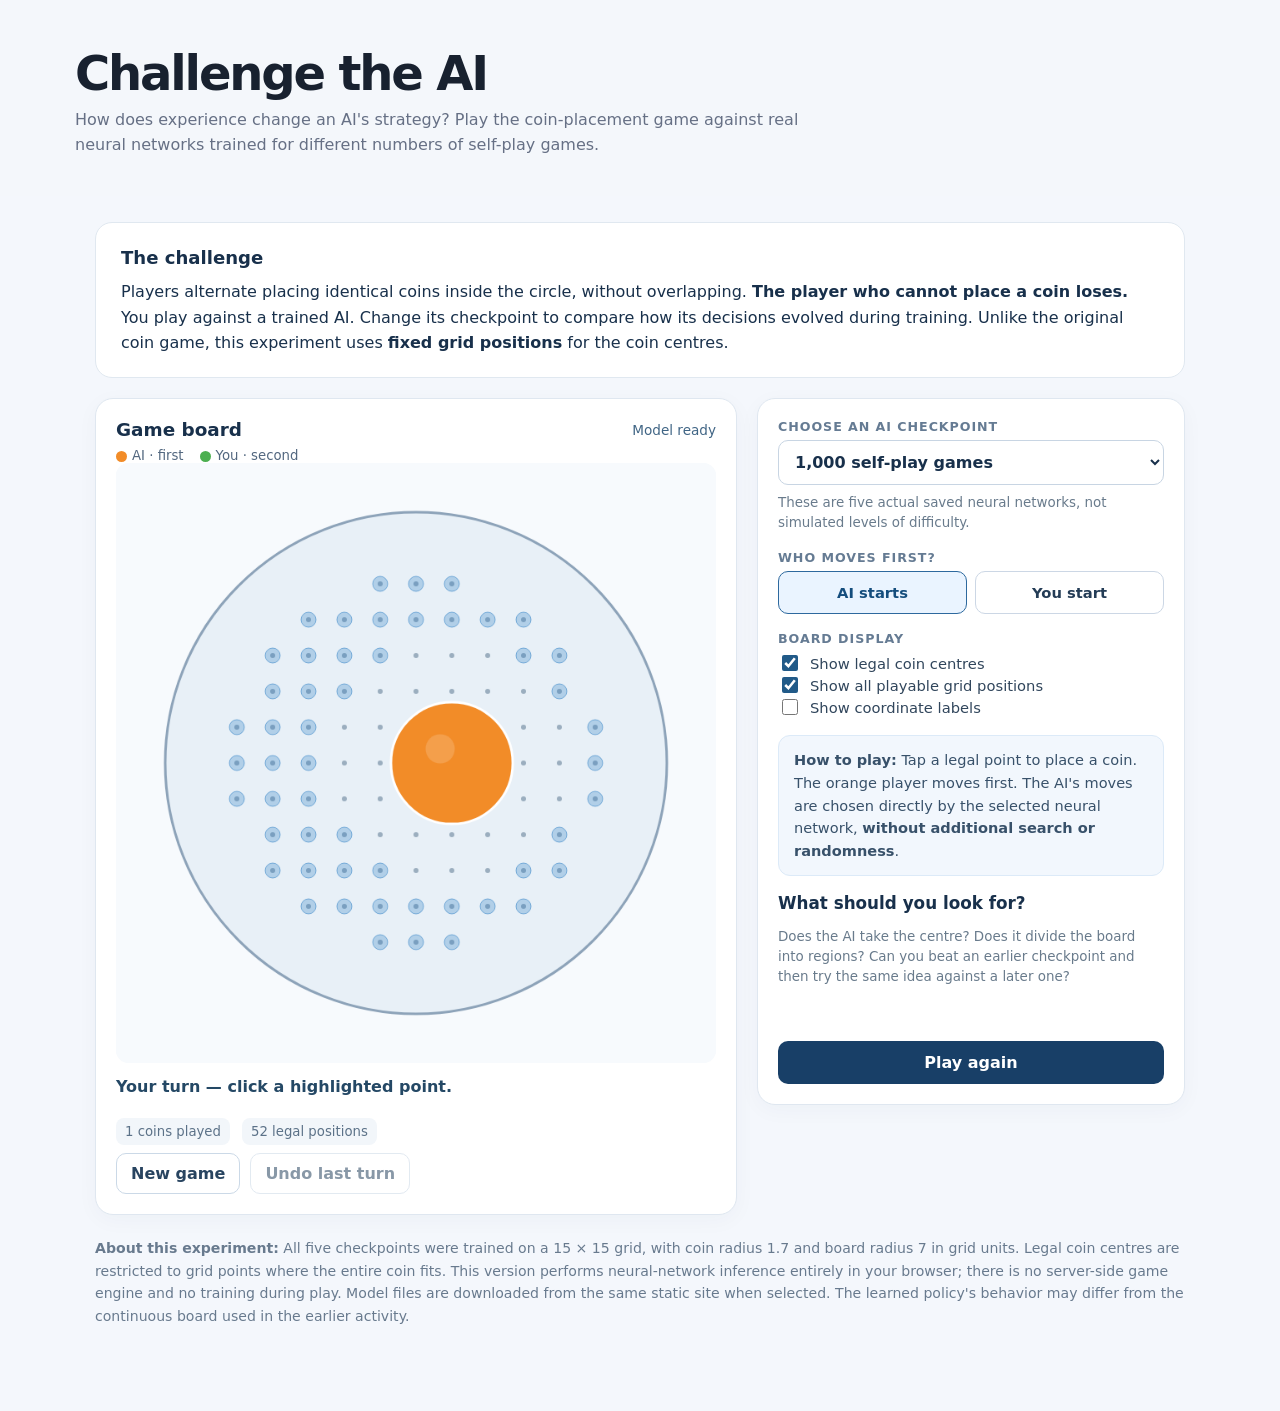
<file: coinai.html>
<!doctype html>
<html lang="en"><head><meta charset="utf-8"><meta name="viewport" content="width=device-width, initial-scale=1"><meta name="color-scheme" content="light"><title>Challenge the AI · Coin Game</title>
<style>
:root{font-family:Inter,ui-sans-serif,system-ui,-apple-system,Segoe UI,Roboto,Arial,sans-serif;color:#18304b;background:#f4f7fc}*{box-sizing:border-box}body{margin:0}button,select{font:inherit}button{cursor:pointer}button:disabled{cursor:default;opacity:.55}.header{padding:39px max(20px,calc((100% - 1130px)/2));background:#f4f7fb;color:#18212f}.header .eyebrow{color:#f9b462;font-size:.77rem;letter-spacing:.12em;font-weight:750;text-transform:uppercase}.header h1{font-size:clamp(2rem,4vw,3rem);letter-spacing:-.045em;margin:.4rem 0}.header p{color:#667085;max-width:770px;line-height:1.55;margin:0}.container{max-width:1130px;margin:auto;padding:26px 20px 70px}.intro{background:#fff;border:1px solid #e0e8f0;padding:21px 25px;border-radius:17px;line-height:1.6;margin-bottom:20px}.intro h2{margin:0 0 6px;font-size:1.13rem}.layout{display:grid;grid-template-columns:minmax(0,1.2fr) minmax(290px,.8fr);gap:20px;align-items:start}.panel{background:#fff;border:1px solid #dfe7f0;border-radius:18px;box-shadow:0 5px 22px rgba(24,48,75,.035);padding:20px}.controls{display:grid;gap:17px}.label{font-size:.79rem;text-transform:uppercase;letter-spacing:.075em;color:#657b93;font-weight:760;margin-bottom:6px}select{width:100%;border:1px solid #c8d5e3;border-radius:10px;padding:11px 12px;color:#18304b;background:#fff;font-weight:600}.roles{display:grid;grid-template-columns:1fr 1fr;gap:8px}.roles button{border:1px solid #ccd7e5;background:#fff;color:#243c56;border-radius:10px;padding:12px 8px;font-size:.92rem;font-weight:670}.roles button.active{border-color:#2d699e;background:#eaf4ff;color:#144d7d}.primary{padding:12px 18px;background:#183f67;color:#fff;border:0;border-radius:10px;font-weight:750}.secondary{padding:10px 14px;border-radius:10px;border:1px solid #cbd9e7;background:#fff;color:#284460;font-weight:650}.buttons{display:flex;gap:10px;flex-wrap:wrap}.toggle{display:flex;gap:9px;align-items:center;color:#31465c;font-size:.92rem}.toggle input{accent-color:#215a88;width:16px;height:16px}.subtext{font-size:.84rem;color:#697b8c;line-height:1.5}.note{background:#f2f7fd;border:1px solid #dceaf8;border-radius:12px;padding:13px 15px;line-height:1.55;font-size:.91rem;color:#38516a}.boardPanel{min-width:0}.boardTop{display:flex;align-items:center;justify-content:space-between;gap:12px;margin-bottom:8px}.boardTop h2{margin:0;font-size:1.15rem}.legend{display:flex;gap:16px;align-items:center;font-size:.83rem;color:#52677f;flex-wrap:wrap}.swatch{display:inline-block;width:11px;height:11px;border-radius:50%;vertical-align:middle;margin-right:5px}.orange{background:#f28c28}.green{background:#4caf50}canvas{width:100%;height:auto;aspect-ratio:1/1;display:block;border-radius:13px;background:#f7fafd;touch-action:manipulation}.status{padding:14px 0 4px;min-height:52px;font-weight:650;color:#244865}.status.error{color:#ad2a3d}.metric{display:flex;gap:12px;flex-wrap:wrap;font-size:.83rem;color:#5c7288;margin:3px 0 8px}.metric span{padding:6px 9px;background:#f2f6fa;border-radius:8px}.footer{font-size:.88rem;color:#687a8e;line-height:1.6;margin-top:22px}.spacer{height:6px}.smallhead{font-size:1.05rem;font-weight:760;margin:0}.hint{font-size:.82rem;color:#687e92}#loading{font-size:.85rem;color:#406585}a{color:#2265a1}@media(max-width:850px){.layout{grid-template-columns:1fr}.header{padding:34px 21px}.boardPanel{order:0}.controlsPanel{order:1}.container{padding:18px 12px 40px}.panel{padding:15px}}@media(prefers-reduced-motion:reduce){*{scroll-behavior:auto!important}}
</style></head><body>
<header class="header"><div class="eyebrow"></div><h1>Challenge the AI</h1><p>How does experience change an AI's strategy? Play the coin-placement game against real neural networks trained for different numbers of self-play games.</p></header>
<main class="container">
<section class="intro"><h2>The challenge</h2>Players alternate placing identical coins inside the circle, without overlapping. <strong>The player who cannot place a coin loses.</strong> You play against a trained AI. Change its checkpoint to compare how its decisions evolved during training. Unlike the original coin game, this experiment uses <strong>fixed grid positions</strong> for the coin centres.</section>
<div class="layout">
<section class="panel boardPanel" aria-label="Coin game board"><div class="boardTop"><h2>Game board</h2><span id="loading" role="status">Loading model…</span></div><div class="legend"><span><i class="swatch orange"></i><span id="orangeRole">AI · first</span></span><span><i class="swatch green"></i><span id="greenRole">You · second</span></span></div><canvas id="board" width="720" height="720" aria-label="Circular coin placement board. Click a highlighted grid point to place a coin."></canvas><div id="status" class="status" role="status" aria-live="polite">Preparing the game…</div><div class="metric"><span id="coinCount">0 coins played</span><span id="movesCount">0 legal positions</span></div><div class="buttons"><button class="secondary" id="restartBoard">New game</button><button class="secondary" id="undoHuman" title="Return to the position before your last move">Undo last turn</button></div></section>
<aside class="panel controlsPanel controls"><div><div class="label">Choose an AI checkpoint</div><select id="checkpoint"><option value="1000" selected>1,000 self-play games</option><option value="5000">5,000 self-play games</option><option value="10000">10,000 self-play games</option><option value="15000">15,000 self-play games</option><option value="20000">20,000 self-play games</option></select><div class="subtext" style="margin-top:8px">These are five actual saved neural networks, not simulated levels of difficulty.</div></div>
<div><div class="label">Who moves first?</div><div class="roles"><button id="aiFirst" class="active" aria-pressed="true">AI starts</button><button id="humanFirst" aria-pressed="false">You start</button></div></div>
<div><div class="label">Board display</div><label class="toggle"><input type="checkbox" id="showLegal" checked>Show legal coin centres</label><label class="toggle"><input type="checkbox" id="showGrid" checked>Show all playable grid positions</label><label class="toggle"><input type="checkbox" id="showCoordinates">Show coordinate labels</label></div>
<div class="note"><strong>How to play:</strong> Tap a legal point to place a coin. The orange player moves first. The AI's moves are chosen directly by the selected neural network, <strong>without additional search or randomness</strong>.</div>
<div><h3 class="smallhead">What should you look for?</h3><p class="subtext">Does the AI take the centre? Does it divide the board into regions? Can you beat an earlier checkpoint and then try the same idea against a later one?</p></div><div class="spacer"></div><button class="primary" id="restartSide">Play again</button></aside>
</div>
<p class="footer"><strong>About this experiment:</strong> All five checkpoints were trained on a 15 × 15 grid, with coin radius 1.7 and board radius 7 in grid units. Legal coin centres are restricted to grid points where the entire coin fits. This version performs neural-network inference entirely in your browser; there is no server-side game engine and no training during play. Model files are downloaded from the same static site when selected. The learned policy's behavior may differ from the continuous board used in the earlier activity.</p>
</main>
<script src="./inference.js"></script>
<script src="./app.js"></script>
</body></html>
</file>
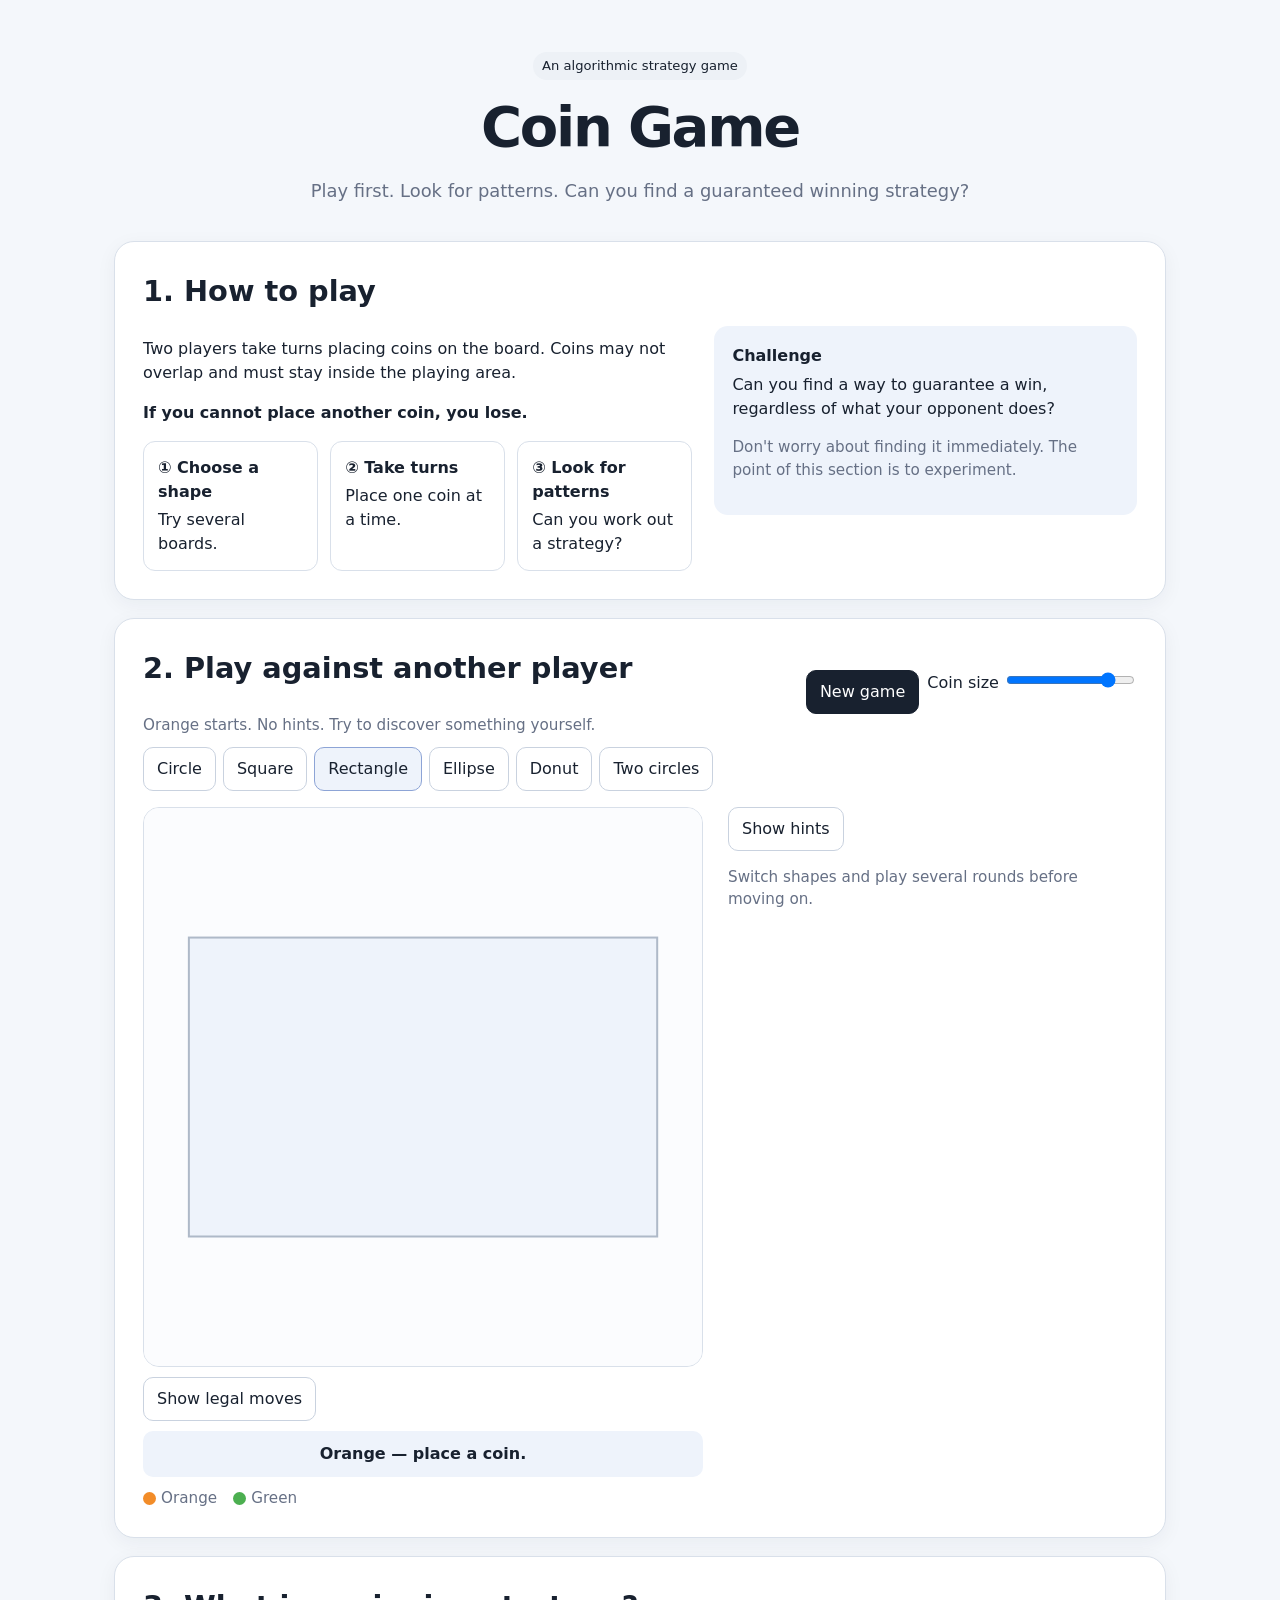
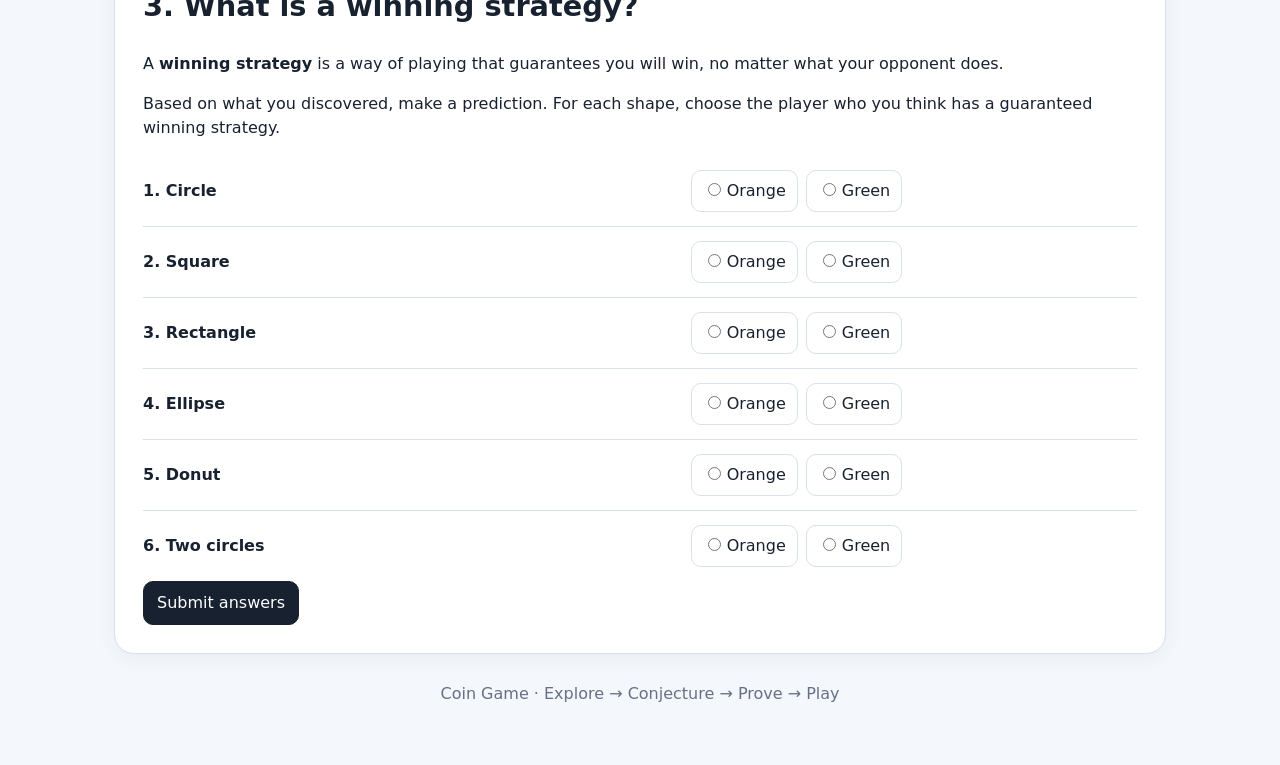
<file: coingame.html>
<!DOCTYPE html>
<html lang="en">
<head>
<meta charset="UTF-8">
<meta name="viewport" content="width=device-width, initial-scale=1.0">
<title>Coin Game — A Strategy Game</title>
<style>
  :root{
    --ink:#18212f;
    --muted:#667085;
    --panel:#ffffff;
    --bg:#f4f7fb;
    --line:#d9e0ea;
    --orange:#f28c28;
    --green:#4caf50;
    --blue:#4169e1;
    --soft:#eef3fb;
  }
  *{box-sizing:border-box}
  body{
    margin:0;
    font-family:system-ui,-apple-system,BlinkMacSystemFont,"Segoe UI",sans-serif;
    color:var(--ink);
    background:var(--bg);
    line-height:1.5;
  }
  .wrap{max-width:1100px;margin:auto;padding:24px}
  header{text-align:center;padding:28px 10px 18px}
  h1{font-size:clamp(2rem,5vw,3.5rem);margin:.1em 0 .15em;letter-spacing:-.04em}
  h2{margin-top:0;font-size:1.8rem}
  h3{margin-bottom:.35rem}
  .subtitle{font-size:1.12rem;color:var(--muted);max-width:720px;margin:auto}
  section{
    background:var(--panel);border:1px solid var(--line);border-radius:20px;
    padding:28px;margin:18px 0;box-shadow:0 5px 20px rgba(20,35,60,.05)
  }
  .rules{display:grid;grid-template-columns:1.3fr 1fr;gap:22px;align-items:center}
  .rulebox{background:var(--soft);border-radius:14px;padding:18px}
  .rulebox strong{display:block;margin-bottom:5px}
  .steps{display:grid;grid-template-columns:repeat(3,1fr);gap:12px;margin-top:16px}
  .step{padding:14px;border:1px solid var(--line);border-radius:12px}
  .step b{display:block;margin-bottom:4px}
  .game-head{display:flex;justify-content:space-between;align-items:center;gap:12px;flex-wrap:wrap}
  .controls{display:flex;gap:8px;flex-wrap:wrap}
  button,select{
    font:inherit;border:1px solid #c9d2df;background:white;color:var(--ink);
    border-radius:10px;padding:9px 13px;cursor:pointer;
  }
  button:hover{background:#f4f7fb}
  button.primary{background:var(--ink);color:white;border-color:var(--ink)}
  button.selected{background:var(--soft);border-color:#8da4d6}
  button:disabled{opacity:.5;cursor:not-allowed}
  .game-grid{display:grid;grid-template-columns:minmax(420px,560px) 1fr;gap:25px;align-items:start}
  canvas{display:block;width:100%;max-width:560px;aspect-ratio:1;border-radius:16px;background:#fbfcfe;border:1px solid var(--line);cursor:crosshair}
  .status{
    margin:10px 0 0;padding:11px 14px;border-radius:10px;background:var(--soft);
    font-weight:650;text-align:center
  }
  .shape-buttons{display:flex;flex-wrap:wrap;gap:7px;margin:10px 0 16px}
  .legend{display:flex;gap:16px;flex-wrap:wrap;color:var(--muted);font-size:.95rem;margin-top:10px}
  .dot{display:inline-block;width:13px;height:13px;border-radius:50%;vertical-align:-2px;margin-right:5px}
  .orange{background:var(--orange)} .green{background:var(--green)}
  .note{color:var(--muted);font-size:.95rem}
  .hidden{display:none!important}
  .quiz-row{
    display:grid;grid-template-columns:1.2fr 1fr;gap:12px;align-items:center;
    padding:14px 0;border-bottom:1px solid var(--line)
  }
  .quiz-row:last-child{border-bottom:0}
  .choices{display:flex;gap:8px;flex-wrap:wrap}
  .choices label{
    border:1px solid var(--line);border-radius:10px;padding:8px 11px;cursor:pointer
  }
  .choices input{margin-right:6px}
  .quiz-result{
    padding:12px 14px;border-radius:10px;margin-top:8px;background:#f5f7fa
  }
  .correct{border-left:4px solid var(--green)}
  .wrong{border-left:4px solid var(--orange)}
  .reveal-card{
    border:1px solid var(--line);border-radius:15px;padding:17px;margin:12px 0;
    background:#fbfcfe
  }
  .reveal-card h3{display:flex;justify-content:space-between;gap:10px}
  .winner{font-size:.88rem;padding:4px 8px;border-radius:999px;background:var(--soft);white-space:nowrap}
  .computer-game{margin-top:8px}
  .computer-game .game-grid{margin-top:10px}
  .computer-game canvas{cursor:crosshair}
  .takeaway{
    background:#18212f;color:white;border:0;
  }
  .takeaway .muted{color:#cbd5e1}
  .big-idea{font-size:1.3rem;line-height:1.55}
  .pill{display:inline-block;padding:4px 9px;border-radius:999px;background:#edf1f6;font-size:.82rem}
  footer{text-align:center;color:var(--muted);padding:10px 0 35px}
  @media(max-width:820px){
    .rules,.game-grid{grid-template-columns:1fr}
    .steps,.computer-grid{grid-template-columns:1fr}
    .quiz-row{grid-template-columns:1fr}
  }
</style>
</head>
<body>
<div class="wrap">
<header>
  <div class="pill">An algorithmic strategy game</div>
  <h1>Coin Game</h1>
  <p class="subtitle">Play first. Look for patterns. Can you find a guaranteed winning strategy?</p>
</header>

<section>
  <div class="rules">
    <div>
      <h2>1. How to play</h2>
      <p>Two players take turns placing coins on the board. Coins may not overlap and must stay inside the playing area.</p>
      <p><strong>If you cannot place another coin, you lose.</strong></p>
      <div class="steps">
        <div class="step"><b>① Choose a shape</b>Try several boards.</div>
        <div class="step"><b>② Take turns</b>Place one coin at a time.</div>
        <div class="step"><b>③ Look for patterns</b>Can you work out a strategy?</div>
      </div>
    </div>
    <div class="rulebox">
      <strong>Challenge</strong>
      Can you find a way to guarantee a win, regardless of what your opponent does?
      <p class="note">Don't worry about finding it immediately. The point of this section is to experiment.</p>
    </div>
  </div>
</section>

<section>
  <div class="game-head">
    <div>
      <h2>2. Play against another player</h2>
      <div class="note">Orange starts. No hints. Try to discover something yourself.</div>
    </div>
    <div class="controls">
      <button id="newGame" class="primary">New game</button>
      <label>Coin size <input id="coinSize" type="range" min="12" max="42" value="37"></label>
    </div>
  </div>

  <div class="shape-buttons" id="shapeButtons"></div>

  <div class="game-grid">
    <div>
      <canvas id="gameCanvas" width="560" height="560"></canvas>
      <button id="legalToggle" type="button" class="secondary" aria-pressed="false" style="margin-top:10px">Show legal moves</button>
      <div class="status" id="gameStatus"></div>
      <div class="legend">
        <span><i class="dot orange"></i>Orange</span>
        <span><i class="dot green"></i>Green</span>
      </div>
    </div>
    <div>
      <button id="hintsToggle" type="button" class="secondary" aria-expanded="false">Show hints</button>
      <div id="hintsPanel" class="hidden" style="margin-top:14px">
        <h3>Try these questions</h3>
        <ul>
          <li>Does the first move seem especially important?</li>
          <li>Can you always answer an opponent's move with another move?</li>
          <li>What changes when the centre of the board is missing?</li>
          <li>Does the exact shape matter, or is there a deeper pattern?</li>
        </ul>
      </div>
      <p class="note">Switch shapes and play several rounds before moving on.</p>
    </div>
  </div>
</section>

<section>
  <h2>3. What is a winning strategy?</h2>
  <p>A <strong>winning strategy</strong> is a way of playing that guarantees you will win, no matter what your opponent does.</p>
  <p>Based on what you discovered, make a prediction. For each shape, choose the player who you think has a guaranteed winning strategy.</p>

  <form id="quiz"></form>
  <button id="submitQuiz" class="primary">Submit answers</button>
  <div id="quizFeedback"></div>
</section>

<section id="answersSection" class="hidden">
  <h2>4. The strategies revealed</h2>
  <p>Here are the winning strategies. Notice that the important feature is not really whether a board looks like a circle or a rectangle. It is the <strong>symmetry</strong> of the board.</p>
  <div id="answerCards"></div>

  <h2 style="margin-top:30px">Now play against the computer — it always plays the winning side</h2>
  <p>The computer plays the winning strategy for the selected shape. Its strategy is shown below the board from the start.</p>
  <div class="computer-game">
    <div>
      <div class="shape-buttons" id="computerShapeButtons"></div>
      <div class="game-grid">
        <div>
          <canvas id="computerCanvas" width="560" height="560"></canvas>
          <button id="computerLegalToggle" type="button" class="secondary" aria-pressed="false" style="margin-top:10px">Show legal moves</button>
          <div class="status" id="computerStatus"></div>
          <div class="legend" id="computerLegend">
            <span><i class="dot orange"></i>Orange</span>
            <span><i class="dot green"></i>Green</span>
          </div>
        </div>
        <div>
          <div class="reveal-card" id="computerStrategy"></div>
          <button id="computerNewGame" class="primary">New computer game</button>
        </div>
      </div>
    </div>
  </div>
</section>

<section class="takeaway hidden" id="finalSection"> 
  <h2>5. Why is this strategy so easy to compute?</h2>
  <p class="big-idea">In many two-player games, finding a guaranteed winning strategy means considering an enormous number of possible moves and future positions. Chess is an extreme example: the game tree is vastly too large to simply search exhaustively.</p>
  <p>Here, we don't need to search. The <strong>geometry of the board gives us the algorithm</strong>.</p>
  <p>On a centrally symmetric board with a playable centre, the first player can take the centre. After that, every opponent move has a matching move on the opposite side.</p>
  <p>On a centrally symmetric board with <em>no</em> playable centre, the second player can do the pairing instead: every move has a distinct opposite partner.</p>
  <p class="big-idea"><strong>A good algorithm doesn't always need to search. Sometimes, finding the right structure directly gives the answer.</strong></p>
</section>


<section id="bonusSection" class="hidden">
  <h2>6. Bonus: Can you invent a new strategy?</h2>
  <p>Now there are <strong>three identical circles</strong>. Orange goes first. Can you find a guaranteed winning strategy? Play a few rounds with a partner before revealing the answer.</p>
  <div class="game-head"><div class="controls"><button id="bonusNew" class="primary">New game</button><label>Coin size <input id="bonusSize" type="range" min="12" max="42" value="37"></label></div></div>
  <div class="game-grid"><div>
    <canvas id="bonusCanvas" width="560" height="560"></canvas>
    <button id="bonusLegal" class="secondary" type="button" aria-pressed="false" style="margin-top:10px">Show legal moves</button>
    <div class="status" id="bonusStatus">Orange — place a coin.</div>
    <div class="legend"><span><i class="dot orange"></i>Orange</span><span><i class="dot green"></i>Green</span></div>
  </div><div>
    <h3>Think about it</h3>
    <p>With two circles, Green could always respond in the other circle. What changes when there is a third?</p>
    <p>Can you pair up moves in the outer circles <em>and</em> the middle circle?</p>
    <button id="bonusReveal" class="secondary" type="button" aria-expanded="false">Reveal strategy</button>
    <div id="bonusExplanation" class="reveal-card hidden" style="margin-top:12px">
      <h3>Orange can guarantee a win!</h3>
      <p>Start by placing a coin at the <strong>centre of the middle circle</strong>. After each Green move, rotate its position 180° around the centre of the entire board:</p>
      <ul><li>In the <strong>middle circle</strong>, play directly opposite Green's coin.</li><li>In an <strong>outer circle</strong>, play at the matching position in the other outer circle.</li></ul>
      <p>The opening centre coin is its own mirror image; every other legal position has a different partner. Thus Orange can always respond to Green's move.</p>
    </div>
  </div></div>
  <h3>Go further</h3>
  <p>Would your argument work with <strong>four or five</strong> identical circles in a row? What matters more: the number of circles, or whether the centre of the whole board is available for a coin?</p>
  <h3>Exploit an opening mistake</h3>
  <p>On a circle, square, or rectangle, Orange <em>can</em> guarantee a win by starting at the centre. But what if Orange plays somewhere else? Choose an opening, then play as Green with a partner controlling Orange. Can Green force a win, or does Orange still have a way to recover?</p>
  <div class="shape-buttons" id="mistakeShapes"><button data-mshape="circle" class="selected">Circle</button><button data-mshape="square">Square</button><button data-mshape="rectangle">Rectangle</button></div>
  <div class="game-grid"><div><canvas id="mistakeCanvas" width="560" height="560"></canvas><button id="mistakeReset" class="secondary" type="button" style="margin-top:10px">Try another opening</button> <button id="mistakeLegal" class="secondary" type="button" aria-pressed="false">Show legal moves</button><div class="status" id="mistakeStatus">Orange: choose an opening position.</div><div class="legend"><span><i class="dot orange"></i>Orange</span><span><i class="dot green"></i>Green</span></div></div><div><h3>Questions to investigate</h3><p>Is every non-central opening a mistake that Green can exploit? Does the answer change with the coin size or how far from the centre Orange starts?</p><p>Try to give a <strong>guaranteed</strong> response strategy, not just one successful game.</p><button id="mistakeReveal" class="secondary" type="button" aria-expanded="false">Reveal discussion</button><div id="mistakeExplanation" class="reveal-card hidden" style="margin-top:12px"><p>The centre opening is a <strong>sufficient</strong> winning move for Orange, but that does not prove it is the <em>only</em> winning opening. If Orange opens off-centre, Green cannot simply invoke the usual 180° pairing: Orange's first coin is not at the fixed point, and its opposite position may interfere with later responses.</p><p>To claim Green can force a win, you would need a response to <em>every</em> possible Orange continuation. Experimenting may suggest candidate strategies, but a few victories do not prove one. This is why exploiting mistakes can be harder than following a known winning strategy.</p></div></div></div>
  <div style="margin-top:16px">
    <button id="losingOpeningToggle" class="secondary" type="button" aria-expanded="false" aria-controls="losingOpeningExplanation">Show losing opening example</button>
    <div id="losingOpeningExplanation" class="reveal-card hidden" style="margin-top:12px">
      <h3>A provably losing Orange opening</h3>
      <p>This works on the <strong>circle, square, and rectangle</strong>, provided there is enough room around the centre. Let each coin have radius <strong>r</strong> and call the board's centre <strong>O</strong>.</p>
      <ol>
        <li><strong>Orange</strong> puts its first coin a distance <strong>1.5r</strong> to the right of O.</li>
        <li><strong>Green</strong> puts its coin a distance <strong>1.5r</strong> to the left of O.</li>
        <li>After every subsequent Orange move, Green places the coin <strong>180° opposite</strong> through O.</li>
      </ol>
      <svg viewBox="0 0 440 240" role="img" aria-label="Symmetric board with an orange coin right of centre and a green coin left of centre, each 1.5 coin radii away" style="width:100%;max-width:500px;display:block;margin:auto">
        <circle cx="220" cy="116" r="108" fill="#eef3fb" stroke="#9aabc1" stroke-width="2"/>
        <line x1="125" y1="116" x2="315" y2="116" stroke="#8090a3" stroke-width="1.5" stroke-dasharray="5 5"/>
        <circle cx="220" cy="116" r="24" fill="#9caac0" fill-opacity=".24" stroke="#8090a3" stroke-dasharray="4 4"/>
        <circle cx="184" cy="116" r="24" fill="#4caf50" stroke="#2d7f3d" stroke-width="1.5"/>
        <circle cx="256" cy="116" r="24" fill="#f28c28" stroke="#bc6716" stroke-width="1.5"/>
        <circle cx="220" cy="116" r="3" fill="#243247"/>
        <g font-size="14" text-anchor="middle" fill="#243247"><text x="184" y="77">Green</text><text x="256" y="77">Orange</text><text x="220" y="159">O</text><text x="202" y="106" font-size="11">1.5r</text><text x="239" y="106" font-size="11">1.5r</text><text x="220" y="230" font-size="12">Shaded central region (radius r) cannot hold another coin centre</text></g>
      </svg>
      <p><strong>Why this wins:</strong> The two opening coins are mirror images, and together they block <em>every</em> location less than distance r from O. Thus any later legal coin centre is at least r from O, so its 180°-opposite partner is at least 2r away and cannot overlap it. The other two opening coins and the board boundary also respect the same rotation, so mirroring always preserves legality. Green responds to every Orange move; eventually Orange runs out of moves first.</p>
      <p>More generally, this proof works for an opening distance <strong>r &lt; d ≤ √3 r</strong>, as long as both initial coins fit and can be placed without overlap. For coin radius 18, a convenient example is <strong>d = 27</strong> board pixels. The game uses a tiny extra clearance between coins, so positions right at the theoretical endpoints may not work; <strong>1.5r</strong> is safely inside the range.</p>
      <p class="note">Try it yourself above: choose the shape, start Orange 1.5 coin radii right of the board's centre, and have Green place the mirrored coin. Then try to beat Green's mirroring strategy.</p>
    </div>
  </div>
  <p><strong>Further exploration:</strong> What changes if the donut's hole is slightly off-centre? The simple pairing proof breaks down there too.</p>
</section>

<footer>Coin Game · Explore → Conjecture → Prove → Play</footer>
</div>

<script>
const CENTER={x:280,y:280}, OUTER=250, SQUARE_HALF=250, INNER=78;
const shapes=[
  {id:"circle",name:"Circle",winner:"Orange",
   strategy:"Orange takes the centre. After that, Orange places every coin directly opposite Green's previous move.",
   reason:"The board has 180° rotational symmetry and the centre is playable."},
  {id:"square",name:"Square",winner:"Orange",
   strategy:"Orange takes the centre. After that, Orange mirrors every Green move through the centre.",
   reason:"A square is centrally symmetric, and its centre is playable."},
  {id:"rectangle",name:"Rectangle",winner:"Orange",
   strategy:"Orange takes the centre, then responds to every Green move with its point opposite.",
   reason:"The rectangle is centrally symmetric and has a playable centre."},
  {id:"ellipse",name:"Ellipse",winner:"Orange",
   strategy:"Orange takes the centre, then mirrors every Green move through the centre.",
   reason:"An ellipse has 180° rotational symmetry and a playable centre."},
  {id:"donut",name:"Donut",winner:"Green",
   strategy:"Green mirrors every Orange move through the centre. Orange can never play the centre because it is the hole.",
   reason:"Every legal move has a distinct opposite partner; there is no playable fixed point."},
  {id:"twoCircles",name:"Two circles",winner:"Green",
   strategy:"Green mirrors every Orange move through the midpoint. A move in one circle is paired with a move in the other.",
   reason:"The two identical components are exchanged by a 180° rotation, with no playable centre."}
];
let shape="circle", coinRadius=37, coins=[], turn="orange", gameOver=false;

const canvas=document.getElementById("gameCanvas"),ctx=canvas.getContext("2d");
const status=document.getElementById("gameStatus");

function dist(a,b){return Math.hypot(a.x-b.x,a.y-b.y)}
function mirror(p){return {x:2*CENTER.x-p.x,y:2*CENTER.y-p.y}}
function inside(p){
  const r=coinRadius+2;
  if(shape==="circle"||shape==="ellipse"){
    const dx=(p.x-CENTER.x)/(shape==="ellipse"?1.08:1);
    const dy=(p.y-CENTER.y)/(shape==="ellipse"?.62:1);
    return Math.hypot(dx,dy)<=OUTER-r;
  }
  if(shape==="square") return Math.abs(p.x-CENTER.x)<=SQUARE_HALF-r && Math.abs(p.y-CENTER.y)<=SQUARE_HALF-r;
  if(shape==="rectangle") return Math.abs(p.x-CENTER.x)<=235-r && Math.abs(p.y-CENTER.y)<=150-r;
  if(shape==="donut"){
    const d=dist(p,CENTER); return d>=INNER+r && d<=OUTER-r;
  }
  if(shape==="twoCircles"){
    const centers=[{x:180,y:280},{x:380,y:280}];
    return centers.some(c=>dist(p,c)<=82-r);
  }
}
function legal(p){return inside(p)&&coins.every(c=>dist(c,p)>=2*coinRadius+0.5)}
// Shade valid coin-centre positions, not the full footprint of a new coin.
// Render at 2-pixel resolution for a responsive overlay on every move.
let showLegal=false, showComputerLegal=false;
function paintLegalArea(context, isLegal){
  const step=2;
  context.save();
  context.fillStyle="rgba(31, 160, 190, 0.38)";
  for(let y=0;y<560;y+=step){
    for(let x=0;x<560;x+=step){
      if(isLegal({x:x+step/2,y:y+step/2})) context.fillRect(x,y,step,step);
    }
  }
  context.restore();
}
function drawBoard(){
  ctx.clearRect(0,0,560,560);
  ctx.save();
  ctx.fillStyle="#fbfcfe";ctx.fillRect(0,0,560,560);
  ctx.strokeStyle="#aeb9c8";ctx.lineWidth=2;ctx.fillStyle="#eef3fb";
  if(shape==="circle"){
    ctx.beginPath();ctx.arc(CENTER.x,CENTER.y,OUTER,0,Math.PI*2);ctx.fill();ctx.stroke();
  } else if(shape==="ellipse"){
    ctx.beginPath();ctx.ellipse(CENTER.x,CENTER.y,OUTER*1.08,OUTER*.62,0,0,Math.PI*2);ctx.fill();ctx.stroke();
  } else if(shape==="square"){
    ctx.fillRect(30,30,500,500);ctx.strokeRect(30,30,500,500);
  } else if(shape==="rectangle"){
    ctx.fillRect(45,130,470,300);ctx.strokeRect(45,130,470,300);
  } else if(shape==="donut"){
    ctx.beginPath();ctx.arc(CENTER.x,CENTER.y,OUTER,0,Math.PI*2);
    ctx.arc(CENTER.x,CENTER.y,INNER,0,Math.PI*2,true);ctx.fill("evenodd");ctx.stroke();
    ctx.setLineDash([5,5]);ctx.beginPath();ctx.arc(CENTER.x,CENTER.y,INNER,0,Math.PI*2);ctx.stroke();ctx.setLineDash([]);
  } else {
    for(const c of [{x:180,y:280},{x:380,y:280}]){
      ctx.beginPath();ctx.arc(c.x,c.y,82,0,Math.PI*2);ctx.fill();ctx.stroke();
    }
  }
  ctx.restore();
  if(showLegal) paintLegalArea(ctx,legal);
  for(const c of coins){
    ctx.beginPath();ctx.arc(c.x,c.y,coinRadius,0,Math.PI*2);
    ctx.fillStyle=c.player==="orange"?"#f28c28":"#4caf50";ctx.fill();
    ctx.strokeStyle="rgba(0,0,0,.16)";ctx.lineWidth=1;ctx.stroke();
  }
}
function anyLegal(){
  for(let y=15;y<545;y+=5)for(let x=15;x<545;x+=5)if(legal({x,y}))return true;
  return false;
}
function updateStatus(){
  if(gameOver)return;
  status.textContent=(turn==="orange"?"Orange":"Green")+" — place a coin.";
}
function endIfNeeded(){
  if(!anyLegal()){
    gameOver=true;
    const winner=turn==="orange"?"Green":"Orange";
    status.textContent=winner+" wins! The "+(turn==="orange"?"Orange":"Green")+" player has no legal move.";
  }
}
function newGame(){
  coins=[];turn="orange";gameOver=false;drawBoard();updateStatus();
}
function handleClick(e){
  if(gameOver)return;
  const r=canvas.getBoundingClientRect();
  const p={x:(e.clientX-r.left)*560/r.width,y:(e.clientY-r.top)*560/r.height};
  if(!legal(p))return;
  coins.push({...p,player:turn});
  turn=turn==="orange"?"green":"orange";
  drawBoard();updateStatus();endIfNeeded();
}
function setShape(s){
  shape=s;document.querySelectorAll("#shapeButtons button").forEach(b=>b.classList.toggle("selected",b.dataset.shape===s));newGame();
}
function setupShapes(){
  const el=document.getElementById("shapeButtons");
  shapes.forEach((s,i)=>{
    const b=document.createElement("button");b.textContent=s.name;b.dataset.shape=s.id;
    b.onclick=()=>setShape(s.id);if(i===0)b.classList.add("selected");el.appendChild(b);
  });
}
canvas.addEventListener("click",handleClick);
document.getElementById("legalToggle").addEventListener("click",e=>{
  showLegal=!showLegal;
  e.currentTarget.textContent=showLegal?"Hide legal moves":"Show legal moves";
  e.currentTarget.setAttribute("aria-pressed",String(showLegal));
  drawBoard();
});
document.getElementById("newGame").onclick=newGame;
document.getElementById("coinSize").oninput=e=>{if(coins.length===0){coinRadius=+e.target.value;drawBoard()}};

const hintsToggle=document.getElementById("hintsToggle");
const hintsPanel=document.getElementById("hintsPanel");
hintsToggle.addEventListener("click",()=>{
  const show=hintsPanel.classList.toggle("hidden")===false;
  hintsToggle.textContent=show?"Hide hints":"Show hints";
  hintsToggle.setAttribute("aria-expanded",show?"true":"false");
});

const quiz=document.getElementById("quiz");
shapes.forEach((s,i)=>{
  quiz.insertAdjacentHTML("beforeend",`
    <div class="quiz-row">
      <strong>${i+1}. ${s.name}</strong>
      <div class="choices">
        <label><input type="radio" name="q${i}" value="Orange">Orange</label>
        <label><input type="radio" name="q${i}" value="Green">Green</label>
      </div>
    </div>`);
});
document.getElementById("submitQuiz").onclick=()=>{
  let score=0,answered=0;
  shapes.forEach((s,i)=>{
    const chosen=document.querySelector(`input[name=q${i}]:checked`);
    const row=quiz.children[i];
    let result=row.querySelector(".quiz-result"); if(result)result.remove();
    result=document.createElement("div");result.className="quiz-result";
    if(chosen){answered++;if(chosen.value===s.winner){score++;result.classList.add("correct");result.textContent="Correct!";}else{result.classList.add("wrong");result.textContent="Not quite — the winning player is "+s.winner+"."}}
    else result.textContent="No answer selected. The winning player is "+s.winner+".";
    row.appendChild(result);
  });
  const fb=document.getElementById("quizFeedback");
  fb.innerHTML=`<p><strong>You got ${score} of ${shapes.length} correct.</strong> ${answered<shapes.length?"The unanswered questions are shown with their correct player.":"Now compare your predictions with the strategies below."}</p>`;
  buildAnswers();
  document.getElementById("answersSection").classList.remove("hidden");
  document.getElementById("finalSection").classList.remove("hidden");
  document.getElementById("bonusSection").classList.remove("hidden");
  document.querySelector("#answersSection h2:nth-of-type(2)").scrollIntoView({behavior:"smooth",block:"start"});
};

function buildAnswers(){
  const cards=document.getElementById("answerCards");cards.innerHTML="";
  shapes.forEach(s=>{
    cards.insertAdjacentHTML("beforeend",`
      <div class="reveal-card">
        <h3>${s.name}<span class="winner">${s.winner} has the winning strategy</span></h3>
        <p>${s.strategy}</p>
        <p class="note"><strong>Why:</strong> ${s.reason}</p>
      </div>`);
  });
}
const computerCanvas=document.getElementById("computerCanvas");
const computerCtx=computerCanvas.getContext("2d");
const computerStatus=document.getElementById("computerStatus");
const computerStrategy=document.getElementById("computerStrategy");
const computerShapeButtons=document.getElementById("computerShapeButtons");
let computerShape="circle";
let computerCoins=[];
let computerTurn="green";
let computerOver=false;
let computerTimer=null;
let computerPlayer="green"; // computer always plays the mathematically winning side
let humanPlayer="orange";

function computerScalePoint(p){return p}

function computerInside(p){
  const r=coinRadius+2;
  if(computerShape==="circle"){
    return dist(p,CENTER)<=OUTER-r;
  }
  if(computerShape==="ellipse"){
    const dx=(p.x-CENTER.x)/1.08, dy=(p.y-CENTER.y)/.62;
    return Math.hypot(dx,dy)<=OUTER-r;
  }
  if(computerShape==="square"){
    return Math.abs(p.x-CENTER.x)<=SQUARE_HALF-r && Math.abs(p.y-CENTER.y)<=SQUARE_HALF-r;
  }
  if(computerShape==="rectangle"){
    return Math.abs(p.x-CENTER.x)<=235-r && Math.abs(p.y-CENTER.y)<=150-r;
  }
  if(computerShape==="donut"){
    const d=dist(p,CENTER); return d>=INNER+r && d<=OUTER-r;
  }
  if(computerShape==="twoCircles"){
    return [{x:180,y:280},{x:380,y:280}].some(c=>dist(p,c)<=82-r);
  }
}
function computerLegal(p){
  return computerInside(p) && computerCoins.every(c=>dist(c,p)>=2*coinRadius+0.5);
}
function computerAnyLegal(){
  for(let y=15;y<545;y+=5) for(let x=15;x<545;x+=5)
    if(computerLegal({x,y})) return {x,y};
  return null;
}
function drawComputerBoard(){
  const c=computerCtx;
  c.clearRect(0,0,560,560);
  c.fillStyle="#fbfcfe";c.fillRect(0,0,560,560);
  c.fillStyle="#eef3fb";c.strokeStyle="#aeb9c8";c.lineWidth=2;

  if(computerShape==="circle"){
    c.beginPath();c.arc(CENTER.x,CENTER.y,OUTER,0,Math.PI*2);c.fill();c.stroke();
  } else if(computerShape==="ellipse"){
    c.beginPath();c.ellipse(CENTER.x,CENTER.y,OUTER*1.08,OUTER*.62,0,0,Math.PI*2);c.fill();c.stroke();
  } else if(computerShape==="square"){
    c.fillRect(30,30,500,500);c.strokeRect(30,30,500,500);
  } else if(computerShape==="rectangle"){
    c.fillRect(45,130,470,300);c.strokeRect(45,130,470,300);
  } else if(computerShape==="donut"){
    c.beginPath();c.arc(CENTER.x,CENTER.y,OUTER,0,Math.PI*2);
    c.arc(CENTER.x,CENTER.y,INNER,0,Math.PI*2,true);
    c.fill("evenodd");c.stroke();
    c.setLineDash([5,5]);c.beginPath();c.arc(CENTER.x,CENTER.y,INNER,0,Math.PI*2);c.stroke();c.setLineDash([]);
  } else {
    for(const cc of [{x:180,y:280},{x:380,y:280}]){
      c.beginPath();c.arc(cc.x,cc.y,82,0,Math.PI*2);c.fill();c.stroke();
    }
  }

  if(showComputerLegal) paintLegalArea(c,computerLegal);
  for(const coin of computerCoins){
    c.beginPath();c.arc(coin.x,coin.y,coinRadius,0,Math.PI*2);
    c.fillStyle=coin.player==="orange"?"#f28c28":"#4caf50";
    c.fill();c.strokeStyle="rgba(0,0,0,.16)";c.lineWidth=1;c.stroke();
  }
}
function computerWinningPlayer(){
  return shapes.find(s=>s.id===computerShape).winner.toLowerCase();
}
function updateComputerStatus(){
  if(computerOver)return;
  if(computerTurn===humanPlayer){
    computerStatus.textContent="Your turn — place a coin.";
  } else {
    computerStatus.textContent="Computer is thinking…";
  }
}
function computerWinner(){
  computerOver=true;
  // The player who just moved wins when the player whose turn it is
  // has no legal move.
  const winner=computerTurn===computerPlayer?"You":"Computer";
  computerStatus.textContent=winner+" wins! There is no legal move for the other player.";
}
function computerCheckEnd(){
  if(!computerAnyLegal()) computerWinner();
}
function computerFindMirror(p){
  const m=mirror(p);
  return computerLegal(m)?m:null;
}
function computerMove(){
  if(computerOver || computerTurn!==computerPlayer) return;

  let move=null;

  // For first-player winning shapes, the computer starts by taking the centre.
  if(computerCoins.length===0 && computerWinningPlayer()==="orange"){
    move={x:CENTER.x,y:CENTER.y};
  } else {
    // For second-player winning shapes, mirror the human's latest move.
    const last=computerCoins[computerCoins.length-1];
    if(last && last.player===humanPlayer) move=computerFindMirror(last);
  }

  if(!move || !computerLegal(move)) move=computerAnyLegal();
  if(!move){computerWinner();return}

  computerCoins.push({...move,player:computerPlayer});
  computerTurn=humanPlayer;
  drawComputerBoard();

  if(computerWinningPlayer()==="orange"){
    computerStatus.textContent="Computer takes the centre, then mirrors your moves through the centre.";
  } else {
    computerStatus.textContent="Computer mirrors your move through the centre — every move has a distinct opposite partner.";
  }
  computerCheckEnd();
}
function computerClick(e){
  if(computerOver || computerTurn!==humanPlayer) return;
  const r=computerCanvas.getBoundingClientRect();
  const p={x:(e.clientX-r.left)*560/r.width,y:(e.clientY-r.top)*560/r.height};
  if(!computerLegal(p)) return;
  computerCoins.push({...p,player:humanPlayer});
  computerTurn=computerPlayer;
  drawComputerBoard();
  computerStatus.textContent="Computer is responding with the winning strategy…";
  clearTimeout(computerTimer);
  computerTimer=setTimeout(computerMove,450);
}
function startComputerGame(){
  clearTimeout(computerTimer);
  computerCoins=[];
  computerOver=false;

  // The computer always takes the winning role.
  // Orange wins on circle/square/rectangle/ellipse; Green wins on donut/two circles.
  computerPlayer=computerWinningPlayer();
  humanPlayer=computerPlayer==="orange"?"green":"orange";

  // If the computer is the first player, its centre move is already on
  // the board when the shape is selected. If the computer is the second
  // player, the human gets the first move.
  computerTurn=computerPlayer==="orange" ? computerPlayer : humanPlayer;

  const orangeRole=humanPlayer==="orange"?"You":"Computer";
  const greenRole=humanPlayer==="green"?"You":"Computer";
  document.getElementById("computerLegend").innerHTML=
    `<span><i class="dot orange"></i>${orangeRole}</span>
     <span><i class="dot green"></i>${greenRole}</span>`;

  drawComputerBoard();

  if(computerPlayer==="orange"){
    computerMove();
  } else {
    updateComputerStatus();
  }
}
function setComputerShape(s){
  computerShape=s;
  document.querySelectorAll("#computerShapeButtons button").forEach(b=>b.classList.toggle("selected",b.dataset.shape===s));
  const info=shapes.find(x=>x.id===s);
  computerStrategy.innerHTML=
    `<h3>${info.name}: ${info.winner}'s winning strategy</h3>
     <p>${info.strategy}</p>
     <p class="note"><strong>Why it works:</strong> ${info.reason}</p>
     <p class="note"><strong>Computer role:</strong> The computer plays as ${info.winner}, the player with the guaranteed winning strategy.</p>`;
  startComputerGame();
}
function setupComputerShapes(){
  computerShapeButtons.innerHTML="";
  shapes.forEach((s,i)=>{
    const b=document.createElement("button");
    b.type="button";b.textContent=s.name;b.dataset.shape=s.id;
    b.addEventListener("click",()=>setComputerShape(s.id));
    if(i===0)b.classList.add("selected");
    computerShapeButtons.appendChild(b);
  });
}
computerCanvas.addEventListener("click",computerClick);
document.getElementById("computerLegalToggle").addEventListener("click",e=>{
  showComputerLegal=!showComputerLegal;
  e.currentTarget.textContent=showComputerLegal?"Hide legal moves":"Show legal moves";
  e.currentTarget.setAttribute("aria-pressed",String(showComputerLegal));
  drawComputerBoard();
});
document.getElementById("computerNewGame").addEventListener("click",startComputerGame);
document.getElementById("coinSize").addEventListener("input",e=>{
  // The computer may already have its opening coin on the board.
  // Keep the slider active until the human has made a move.
  const humanHasMoved=computerCoins.some(c=>c.player===humanPlayer);
  if(!humanHasMoved){
    coinRadius=+e.target.value;
    drawComputerBoard();
  }
});
setupComputerShapes();
setComputerShape("rectangle");

setupShapes();newGame();
setShape("rectangle");

// Bonus game: three equal circles, paired by half-turn symmetry.
const bonusCanvas=document.getElementById("bonusCanvas"),bonusCtx=bonusCanvas.getContext("2d");
const bonusCenters=[{x:115,y:280},{x:280,y:280},{x:445,y:280}];
const bonusRadius=79;
let bonusCoins=[],bonusCoinSize=37,bonusTurn="orange",bonusOver=false,bonusShowLegal=false;
function bonusInside(p){return bonusCenters.some(c=>dist(c,p)<=bonusRadius-bonusCoinSize-2)}
function bonusIsLegal(p){return bonusInside(p)&&bonusCoins.every(c=>dist(c,p)>=2*bonusCoinSize+.5)}
function bonusDraw(){
  bonusCtx.clearRect(0,0,560,560);
  bonusCtx.fillStyle="#fbfcfe";bonusCtx.fillRect(0,0,560,560);
  bonusCtx.fillStyle="#eef3fb";bonusCtx.strokeStyle="#aeb9c8";bonusCtx.lineWidth=2;
  for(const c of bonusCenters){bonusCtx.beginPath();bonusCtx.arc(c.x,c.y,bonusRadius,0,2*Math.PI);bonusCtx.fill();bonusCtx.stroke()}
  if(bonusShowLegal)paintLegalArea(bonusCtx,bonusIsLegal);
  for(const c of bonusCoins){bonusCtx.beginPath();bonusCtx.arc(c.x,c.y,bonusCoinSize,0,2*Math.PI);bonusCtx.fillStyle=c.player==="orange"?"#f28c28":"#4caf50";bonusCtx.fill();bonusCtx.strokeStyle="rgba(0,0,0,.16)";bonusCtx.stroke()}
}
function bonusAnyLegal(){for(let y=185;y<=375;y+=3)for(let x=30;x<=530;x+=3)if(bonusIsLegal({x,y}))return true;return false}
function bonusReset(){bonusCoins=[];bonusTurn="orange";bonusOver=false;bonusDraw();document.getElementById("bonusStatus").textContent="Orange — place a coin."}
bonusCanvas.addEventListener("click",e=>{
  if(bonusOver)return;
  const r=bonusCanvas.getBoundingClientRect(),p={x:(e.clientX-r.left)*560/r.width,y:(e.clientY-r.top)*560/r.height};
  if(!bonusIsLegal(p))return;
  bonusCoins.push({...p,player:bonusTurn});bonusTurn=bonusTurn==="orange"?"green":"orange";bonusDraw();
  if(!bonusAnyLegal()){bonusOver=true;document.getElementById("bonusStatus").textContent=(bonusTurn==="orange"?"Green":"Orange")+" wins! No legal moves remain."}
  else document.getElementById("bonusStatus").textContent=(bonusTurn==="orange"?"Orange":"Green")+" — place a coin.";
});
document.getElementById("bonusNew").onclick=bonusReset;
document.getElementById("bonusSize").oninput=e=>{if(!bonusCoins.length){bonusCoinSize=+e.target.value;bonusDraw()}};
document.getElementById("bonusLegal").onclick=e=>{bonusShowLegal=!bonusShowLegal;e.currentTarget.textContent=bonusShowLegal?"Hide legal moves":"Show legal moves";e.currentTarget.setAttribute("aria-pressed",String(bonusShowLegal));bonusDraw()};
document.getElementById("bonusReveal").onclick=e=>{const visible=document.getElementById("bonusExplanation").classList.toggle("hidden")===false;e.currentTarget.textContent=visible?"Hide strategy":"Reveal strategy";e.currentTarget.setAttribute("aria-expanded",String(visible))};
bonusReset();


// Bonus investigation: deliberately let Orange choose a noncentral opening.
const mistakeCanvas=document.getElementById("mistakeCanvas"), mistakeCtx=mistakeCanvas.getContext("2d");
let mistakeShape="circle",mistakeCoins=[],mistakeTurn="orange",mistakeOver=false,mistakeShowLegal=false;
function mistakeInside(p){const r=coinRadius+2;if(mistakeShape==="circle")return dist(p,CENTER)<=OUTER-r;if(mistakeShape==="square")return Math.abs(p.x-280)<=250-r&&Math.abs(p.y-280)<=250-r;return Math.abs(p.x-280)<=235-r&&Math.abs(p.y-280)<=150-r}
function mistakeLegalMove(p){return mistakeInside(p)&&mistakeCoins.every(c=>dist(c,p)>=2*coinRadius+.5)}
function mistakeDraw(){const c=mistakeCtx;c.clearRect(0,0,560,560);c.fillStyle="#fbfcfe";c.fillRect(0,0,560,560);c.fillStyle="#eef3fb";c.strokeStyle="#aeb9c8";c.lineWidth=2;if(mistakeShape==="circle"){c.beginPath();c.arc(280,280,250,0,Math.PI*2);c.fill();c.stroke()}else{const a=mistakeShape==="square"?[30,30,500,500]:[45,130,470,300];c.fillRect(...a);c.strokeRect(...a)}if(mistakeShowLegal)paintLegalArea(c,mistakeLegalMove);for(const q of mistakeCoins){c.beginPath();c.arc(q.x,q.y,coinRadius,0,Math.PI*2);c.fillStyle=q.player==="orange"?"#f28c28":"#4caf50";c.fill();c.strokeStyle="rgba(0,0,0,.16)";c.stroke()}}
function mistakeReset(){mistakeCoins=[];mistakeTurn="orange";mistakeOver=false;document.getElementById("mistakeStatus").textContent="Orange: choose an opening position.";mistakeDraw()}
function mistakeAnyLegal(){for(let y=15;y<545;y+=3)for(let x=15;x<545;x+=3)if(mistakeLegalMove({x,y}))return true;return false}
mistakeCanvas.addEventListener("click",e=>{if(mistakeOver)return;const r=mistakeCanvas.getBoundingClientRect(),p={x:(e.clientX-r.left)*560/r.width,y:(e.clientY-r.top)*560/r.height};if(!mistakeLegalMove(p))return;mistakeCoins.push({...p,player:mistakeTurn});mistakeTurn=mistakeTurn==="orange"?"green":"orange";mistakeDraw();if(!mistakeAnyLegal()){mistakeOver=true;document.getElementById("mistakeStatus").textContent=(mistakeTurn==="orange"?"Green":"Orange")+" wins! No legal moves remain."}else document.getElementById("mistakeStatus").textContent=(mistakeTurn==="orange"?"Orange":"Green")+" — place a coin."});
document.getElementById("mistakeReset").onclick=mistakeReset;
document.querySelectorAll("#mistakeShapes button").forEach(b=>b.onclick=()=>{mistakeShape=b.dataset.mshape;document.querySelectorAll("#mistakeShapes button").forEach(x=>x.classList.toggle("selected",x===b));mistakeReset()});
document.getElementById("mistakeLegal").onclick=e=>{mistakeShowLegal=!mistakeShowLegal;e.currentTarget.textContent=mistakeShowLegal?"Hide legal moves":"Show legal moves";e.currentTarget.setAttribute("aria-pressed",String(mistakeShowLegal));mistakeDraw()};
document.getElementById("mistakeReveal").onclick=e=>{const show=!document.getElementById("mistakeExplanation").classList.toggle("hidden");e.currentTarget.textContent=show?"Hide discussion":"Reveal discussion";e.currentTarget.setAttribute("aria-expanded",String(show))};
mistakeReset();
document.getElementById("losingOpeningToggle").addEventListener("click",e=>{
  const panel=document.getElementById("losingOpeningExplanation");
  const expanded=panel.classList.toggle("hidden")===false;
  e.currentTarget.textContent=expanded?"Hide losing opening example":"Show losing opening example";
  e.currentTarget.setAttribute("aria-expanded",String(expanded));
});
</script>
</body>
</html>
</file>
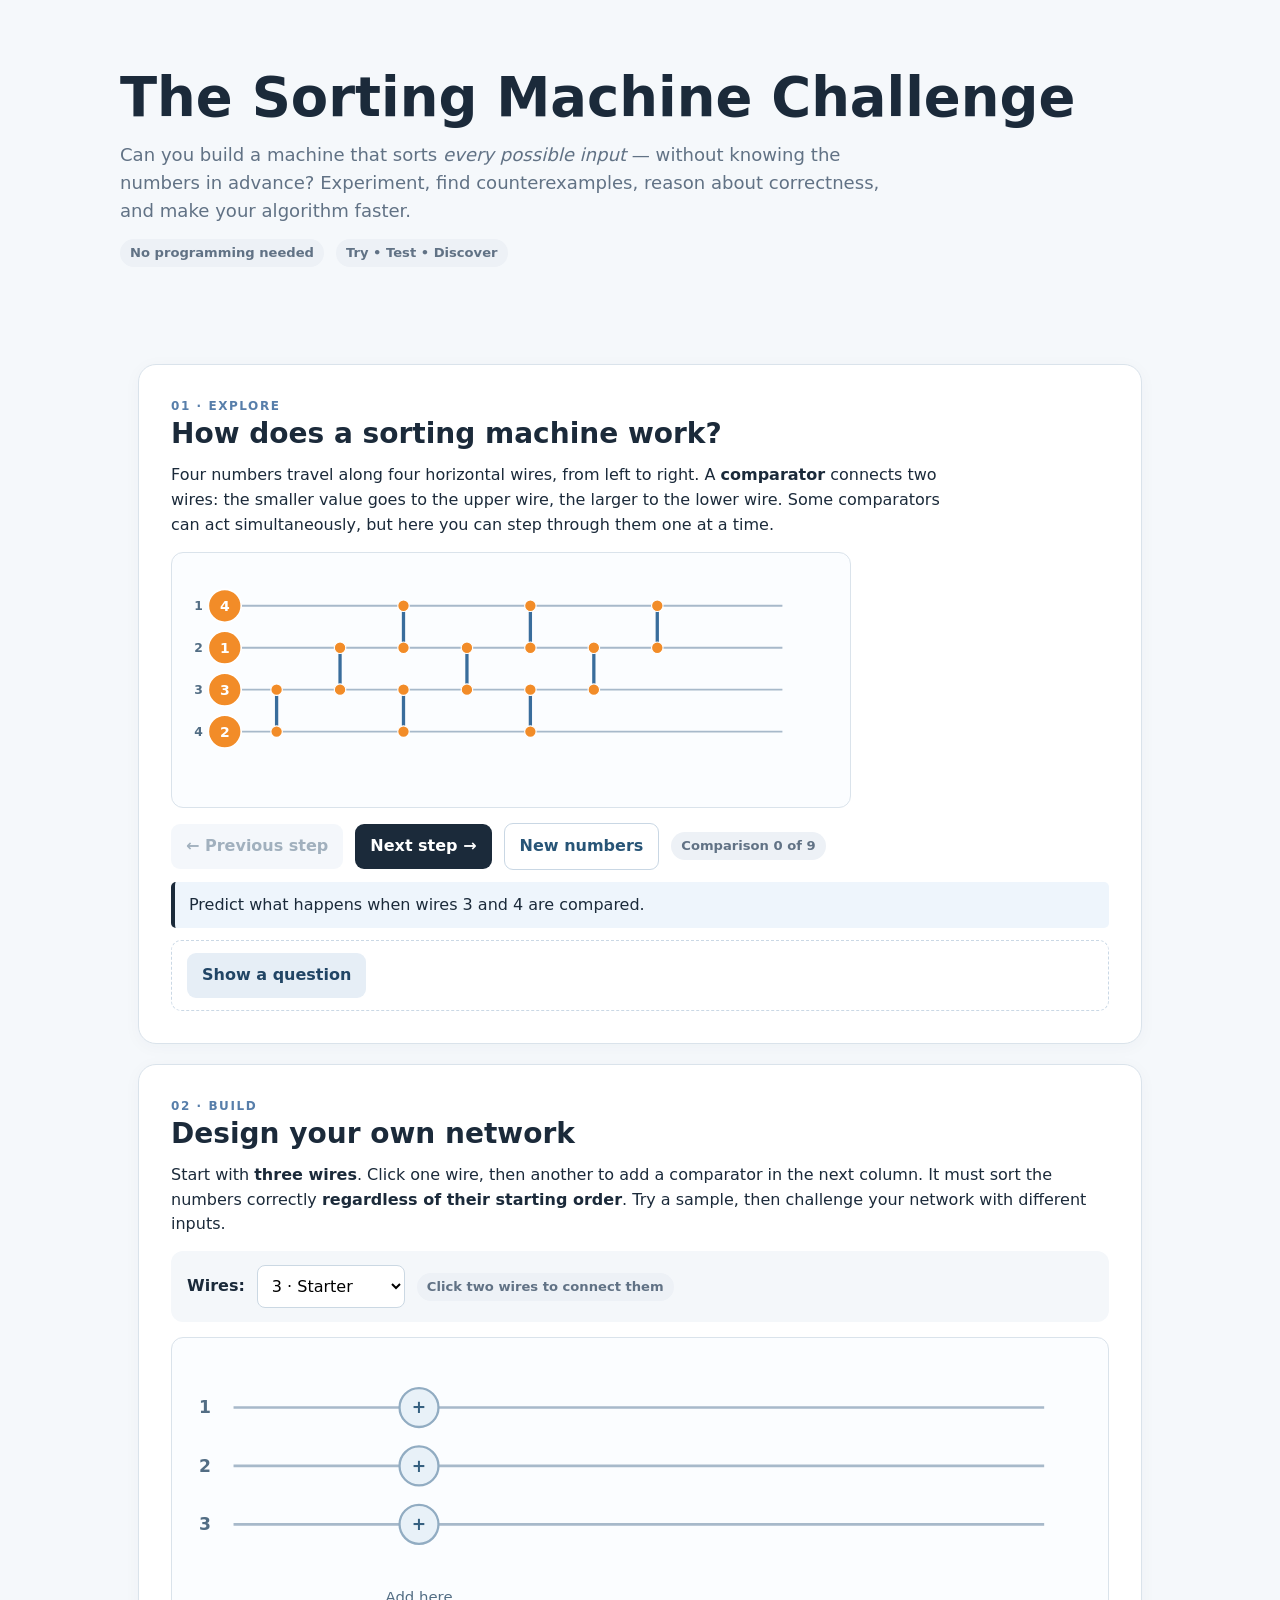
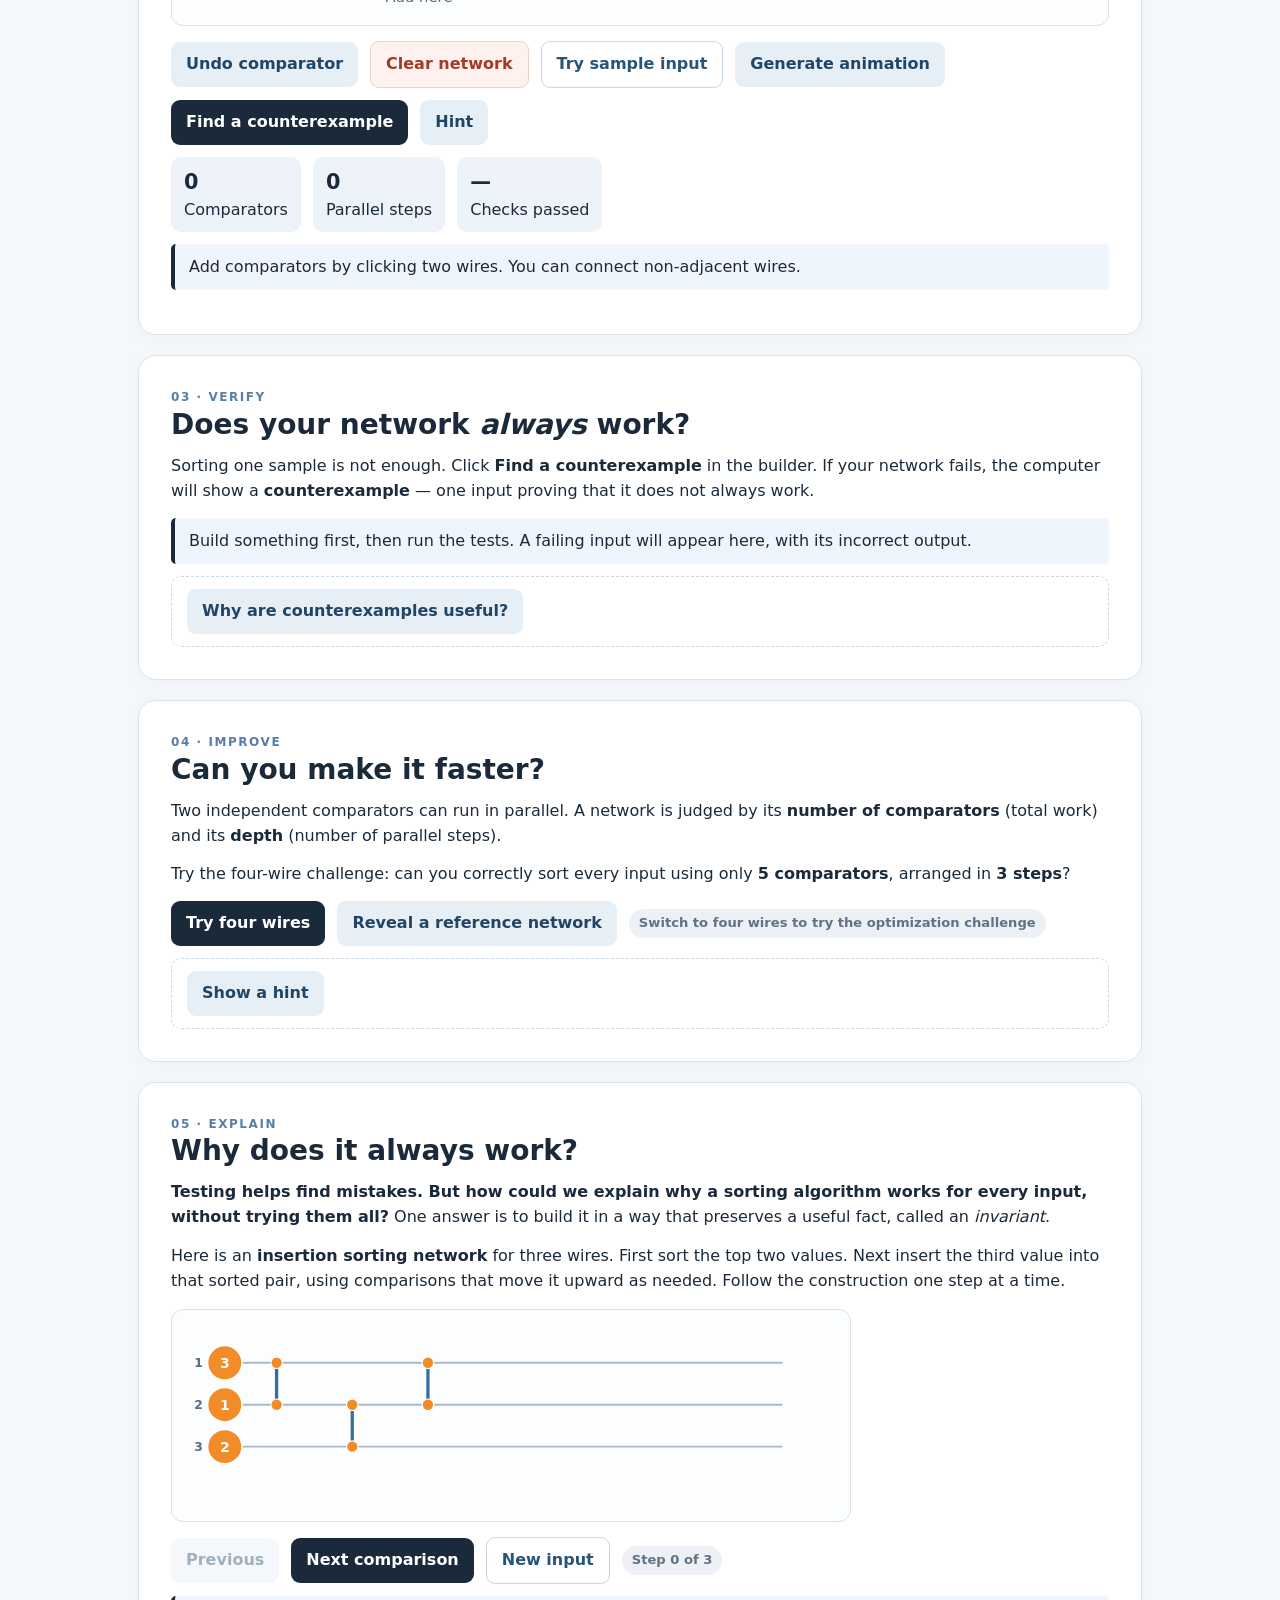
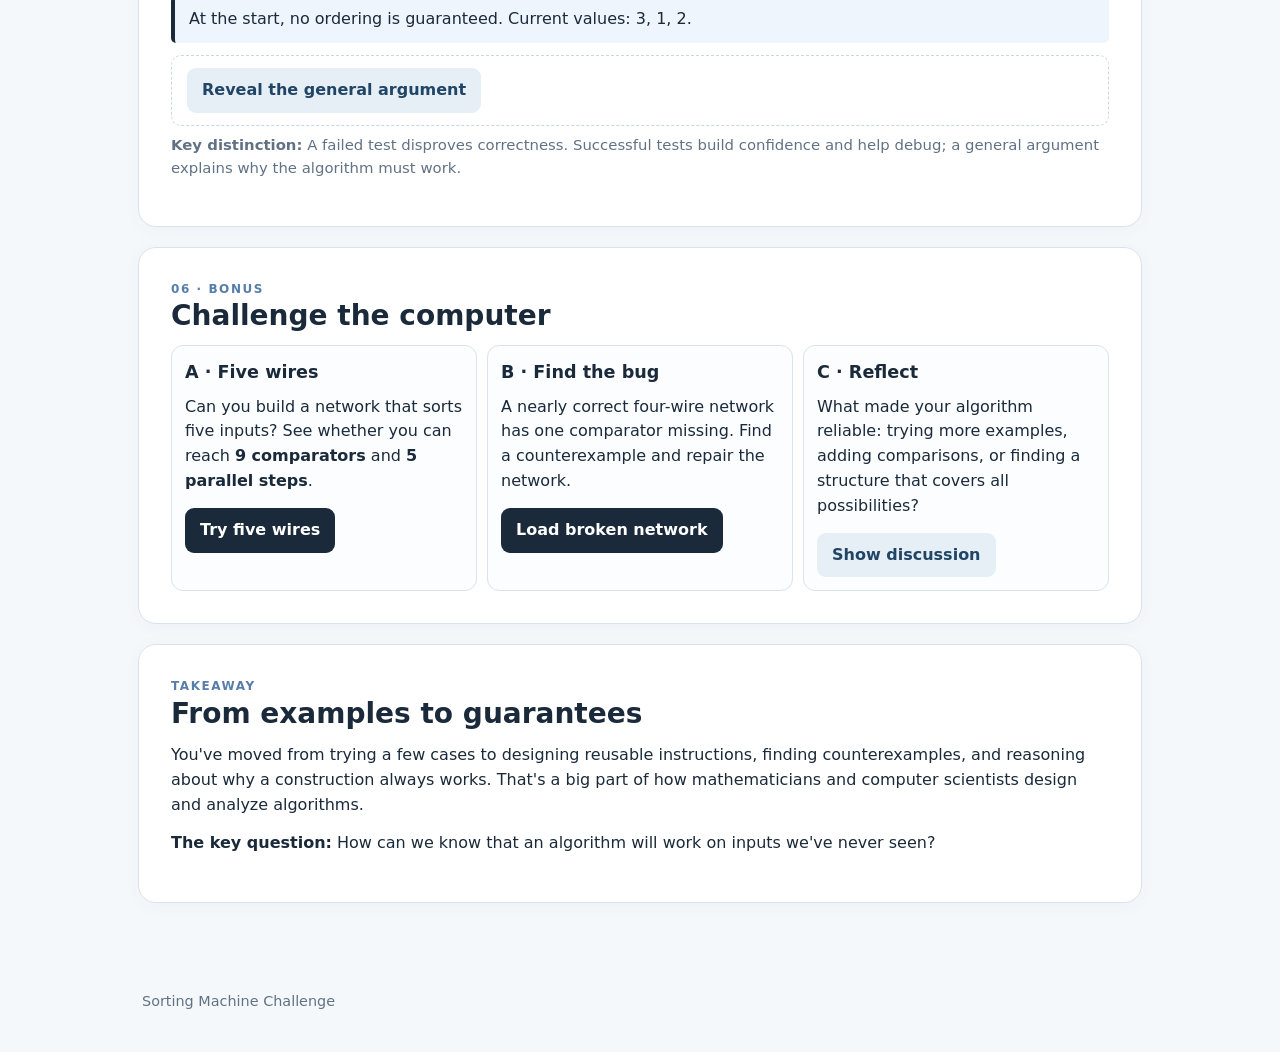
<file: sortingnetwork.html>
<!doctype html>
<html lang="en"><head><meta charset="utf-8"><meta name="viewport" content="width=device-width, initial-scale=1"><title>The Sorting Machine Challenge</title>
<style>
:root{--ink:#1b2a3a;--muted:#617285;--orange:#f28c28;--green:#4caf50;--blue:#1b2a3a;--line:#dae3eb;--bg:#f5f8fb;--panel:#fff}*{box-sizing:border-box}html{scroll-behavior:smooth}body{margin:0;background:var(--bg);color:var(--ink);font:16px/1.55 system-ui,-apple-system,Segoe UI,sans-serif}header{background:linear-gradient(135deg,#f5f8fb,#f5f8fb);color:1b2a3a;padding:58px 20px 52px}header>div,main,footer{max-width:1040px;margin:auto}h1{font-size:clamp(2rem,5vw,3.4rem);line-height:1.12;margin:10px 0 12px}h2{font-size:1.75rem;line-height:1.25;margin:0 0 12px}h3{font-size:1.1rem;margin:0 0 8px}p{margin:8px 0 14px}header p{max-width:760px;color:#617285;font-size:1.13rem}.eyebrow{text-transform:uppercase;letter-spacing:.13em;font-size:.75rem;font-weight:800;color:#577eaa}.hero-tag{color:#b8dced}main{padding:25px 18px 55px}.section{background:#fff;border:1px solid var(--line);border-radius:18px;margin:20px 0;padding:clamp(18px,3.6vw,32px);box-shadow:0 3px 17px #253a4b09}.intro{max-width:780px}.note{color:var(--muted);font-size:.93rem}.row{display:flex;gap:12px;align-items:center;flex-wrap:wrap}.spread{justify-content:space-between}.control{padding:14px 16px;background:#f4f7fa;border-radius:12px;margin:14px 0}.board{background:#fbfdff;border:1px solid var(--line);border-radius:12px;overflow:hidden;padding:10px;margin:15px 0}.board svg{width:100%;display:block;touch-action:manipulation}.board.small{max-width:680px}button,select{font:inherit}button{border:0;background:var(--blue);color:white;border-radius:9px;padding:10px 15px;cursor:pointer;font-weight:650}button:hover:not(:disabled){filter:brightness(.92)}button:disabled{opacity:.42;cursor:not-allowed}.secondary{background:#e6eef6;color:#214565}.plain{background:#fff;color:#285577;border:1px solid #c9d7e4}.danger{background:#fff1ee;color:#a13b27;border:1px solid #eed3cb}.selected{outline:3px solid #8fc3ed;outline-offset:2px}select{padding:10px;border:1px solid #cbd8e3;background:white;border-radius:8px}.feedback{border-left:4px solid var(--blue);background:#eef5fc;padding:11px 14px;margin:12px 0;border-radius:5px}.feedback.good{border-color:var(--green);background:#eff9f0}.feedback.bad{border-color:#d75439;background:#fff2ee}.hidden{display:none!important}.stat{background:#edf3f8;padding:9px 13px;border-radius:10px;min-width:120px}.stat strong{display:block;font-size:1.3rem}.challenges{display:grid;grid-template-columns:repeat(auto-fit,minmax(210px,1fr));gap:10px}.challenge{border:1px solid var(--line);padding:13px;border-radius:12px;background:#fbfdff}.challenge h3{margin-bottom:4px}.chip{font-size:.82rem;font-weight:750;border-radius:999px;padding:4px 10px;background:#edf1f6;color:#617285}.chip.win{background:#e0f3e3;color:#27602b}.hint{border:1px dashed #cad8e5;border-radius:10px;padding:12px 15px;margin-top:12px}.numbers{display:flex;gap:6px;flex-wrap:wrap}.number{width:36px;height:36px;border-radius:8px;background:var(--orange);color:white;display:inline-grid;place-items:center;font-weight:800}.number.out{background:#426e92}.binary-grid{display:grid;grid-template-columns:repeat(auto-fit,minmax(100px,1fr));gap:8px;margin:16px 0}.binary{font-variant-numeric:tabular-nums;text-align:center;padding:9px;border-radius:8px;background:#eef4fa;letter-spacing:5px;font-weight:750}.binary.ok{background:#e5f6e8}.binary.fail{background:#ffe2d9}.stepbox{font-weight:650;color:#385976}.legend{font-size:.88rem;color:var(--muted)}.dot{width:13px;height:13px;display:inline-block;border-radius:50%;background:var(--orange);vertical-align:middle;margin-right:4px}.dot.green{background:var(--green)}.editorInfo{color:var(--muted);font-size:.88rem;margin:5px 0}.badgemini{display:inline-block;font-size:.8rem;padding:3px 8px;background:#e7eff8;border-radius:8px}footer{padding:12px 22px 40px;color:var(--muted);font-size:.9rem}input[type=range]{accent-color:var(--blue)}@media(max-width:650px){.row button{padding:9px 11px}.board{padding:3px}.section{margin:12px 0}header{padding:40px 20px}}
</style></head>
<body><header><div><div class="eyebrow hero-tag"></div><h1>The Sorting Machine Challenge</h1><p>Can you build a machine that sorts <em>every possible input</em> — without knowing the numbers in advance? Experiment, find counterexamples, reason about correctness, and make your algorithm faster.</p><div class="row"><span class="chip">No programming needed</span><span class="chip">Try • Test • Discover</span></div></div></header>
<main>
<section class="section" id="learn"><div class="eyebrow">01 · Explore</div><h2>How does a sorting machine work?</h2><p class="intro">Four numbers travel along four horizontal wires, from left to right. A <strong>comparator</strong> connects two wires: the smaller value goes to the upper wire, the larger to the lower wire. Some comparators can act simultaneously, but here you can step through them one at a time.</p><div class="board small"><svg id="introSvg" viewBox="0 0 700 270" role="img" aria-label="Four-wire sorting network visualization"></svg></div><div class="row"><button id="introBack" class="secondary">← Previous step</button><button id="introNext">Next step →</button><button id="introShuffle" class="plain">New numbers</button><span id="introStep" class="chip"></span></div><div id="introText" class="feedback"></div><div class="hint"><button class="secondary hintBtn" data-target="hint1">Show a question</button><div id="hint1" class="hidden"><p>Which number would you expect to reach the bottom wire? Can you predict what happens before clicking <strong>Next step</strong>?</p></div></div></section>
<section class="section" id="build"><div class="eyebrow">02 · Build</div><h2>Design your own network</h2><p>Start with <strong>three wires</strong>. Click one wire, then another to add a comparator in the next column. It must sort the numbers correctly <strong>regardless of their starting order</strong>. Try a sample, then challenge your network with different inputs.</p><div class="row control"><label for="wireCount"><strong>Wires: </strong></label><select id="wireCount"><option value="3">3 · Starter</option><option value="4">4 · Challenge</option><option value="5">5 · Bonus</option></select><span class="chip" id="builderMode">Click two wires to connect them</span></div><div class="board"><svg id="builderSvg" viewBox="0 0 800 260" role="img" aria-label="Clickable sorting network editor"></svg></div><div class="row"><button id="undo" class="secondary">Undo comparator</button><button id="reset" class="danger">Clear network</button><button id="sample" class="plain">Try sample input</button><button id="generateAnimation" class="secondary">Generate animation</button><button id="runAll">Find a counterexample</button><button id="hintBuilder" class="secondary">Hint</button></div><div class="row" style="margin-top:12px"><div class="stat"><strong id="compCount">0</strong><span>Comparators</span></div><div class="stat"><strong id="depthCount">0</strong><span>Parallel steps</span></div><div class="stat"><strong id="testedCount">—</strong><span>Checks passed</span></div></div><div id="builderFeedback" class="feedback">Add comparators by clicking two wires. You can connect non-adjacent wires.</div><div id="builderHint" class="hint hidden"></div>
<div id="builderAnimation" class="hidden" style="margin-top:22px;border-top:1px solid var(--line);padding-top:18px">
<h3>Watch your network</h3><p class="note">Step through the comparisons in your own design. Change the input to see how your machine behaves on different numbers.</p>
<div class="board"><svg id="builderAnimationSvg" role="img" aria-label="Step-by-step execution of the student-built sorting network"></svg></div>
<div class="row"><button id="animPrevious" class="secondary">← Previous step</button><button id="animNext">Next step →</button><button id="animShuffle" class="plain">New numbers</button><span id="animStep" class="chip"></span></div>
<div id="animFeedback" class="feedback" aria-live="polite"></div></div></section>
<section class="section" id="verify"><div class="eyebrow">03 · Verify</div><h2>Does your network <em>always</em> work?</h2><p>Sorting one sample is not enough. Click <strong>Find a counterexample</strong> in the builder. If your network fails, the computer will show a <strong>counterexample</strong> — one input proving that it does not always work.</p><div id="counterExample" class="feedback">Build something first, then run the tests. A failing input will appear here, with its incorrect output.</div><div class="hint"><button class="secondary hintBtn" data-target="counterWhy">Why are counterexamples useful?</button><div id="counterWhy" class="hidden"><p>Many successful runs do not by themselves establish that an algorithm works for all inputs. But <strong>one</strong> input that fails is enough to disprove such a claim. Finding a counterexample tells you exactly where to start debugging.</p></div></div></section>
<section class="section" id="optimize"><div class="eyebrow">04 · Improve</div><h2>Can you make it faster?</h2><p>Two independent comparators can run in parallel. A network is judged by its <strong>number of comparators</strong> (total work) and its <strong>depth</strong> (number of parallel steps).</p><p>Try the four-wire challenge: can you correctly sort every input using only <strong>5 comparators</strong>, arranged in <strong>3 steps</strong>?</p><div class="row"><button id="toFour">Try four wires</button><button id="revealFour" class="secondary">Reveal a reference network</button><span id="optimalCheck" class="chip">Build and test to compare</span></div><div id="referenceFour" class="hidden"><div class="board small"><svg id="referenceSvg" viewBox="0 0 700 270" role="img" aria-label="Reference optimal sorting network on four wires"></svg></div><p class="note">This sorts four inputs in five comparisons and three parallel steps. A comparator’s endpoints can be on nonadjacent wires.</p></div><div class="hint"><button class="secondary hintBtn" data-target="hint4">Show a hint</button><p id="hint4" class="hidden">Start by comparing the top pair and bottom pair <em>simultaneously</em>. Which pairs should you compare next?</p></div></section>
<section class="section" id="proof"><div class="eyebrow">05 · Explain</div><h2>Why does it always work?</h2><p><strong>Testing helps find mistakes. But how could we explain why a sorting algorithm works for every input, without trying them all?</strong> One answer is to build it in a way that preserves a useful fact, called an <em>invariant</em>.</p><p>Here is an <strong>insertion sorting network</strong> for three wires. First sort the top two values. Next insert the third value into that sorted pair, using comparisons that move it upward as needed. Follow the construction one step at a time.</p><div class="board small"><svg id="proofSvg" viewBox="0 0 800 240" role="img" aria-label="An insertion sorting network explained step by step"></svg></div><div class="row"><button id="proofBack" class="secondary">Previous</button><button id="proofNext">Next comparison</button><button id="proofShuffle" class="plain">New input</button><span id="proofStep" class="chip">Step 0 of 3</span></div><div id="proofText" class="feedback"></div><div class="hint"><button class="secondary hintBtn" data-target="proofReason">Reveal the general argument</button><div id="proofReason" class="hidden"><p><strong>Start:</strong> After comparing the first two wires, the top two values are sorted, no matter what they are.</p><p><strong>Insert:</strong> Assume the first <em>k</em> wires are sorted. Compare the next value upward, one neighbor at a time, from the bottom of that group toward the top. Each comparison puts the smaller value above the larger. The new value ends in its correct position, and the other values stay in order. Thus the first <em>k + 1</em> wires are sorted.</p><p><strong>Repeat:</strong> Start with one trivially sorted wire, and insert each new wire in turn. This reasoning works for any number of wires and for any numerical values. We have explained correctness using structure, rather than relying on successful test runs.</p></div></div><p class="note"><strong>Key distinction:</strong> A failed test disproves correctness. Successful tests build confidence and help debug; a general argument explains why the algorithm must work.</p></section>
<section class="section" id="bonus"><div class="eyebrow">06 · Bonus</div><h2>Challenge the computer</h2><div class="challenges"><div class="challenge"><h3>A · Five wires</h3><p>Can you build a network that sorts five inputs? See whether you can reach <strong>9 comparators</strong> and <strong>5 parallel steps</strong>.</p><button id="toFive">Try five wires</button></div><div class="challenge"><h3>B · Find the bug</h3><p>A nearly correct four-wire network has one comparator missing. Find a counterexample and repair the network.</p><button id="loadBug">Load broken network</button></div><div class="challenge"><h3>C · Reflect</h3><p>What made your algorithm reliable: trying more examples, adding comparisons, or finding a structure that covers all possibilities?</p><button id="reflectionToggle" class="secondary">Show discussion</button><p id="reflection" class="hidden note">Testing helps find errors; a structural proof explains correctness for every input. Improving an algorithm means balancing correctness, work, and parallel time.</p></div></div></section>
<section class="section"><div class="eyebrow">Takeaway</div><h2>From examples to guarantees</h2><p>You've moved from trying a few cases to designing reusable instructions, finding counterexamples, and reasoning about why a construction always works. That's a big part of how mathematicians and computer scientists design and analyze algorithms.</p><p><strong>The key question:</strong> How can we know that an algorithm will work on inputs we've never seen?</p></section>
</main><footer>Sorting Machine Challenge</footer>
<script>
(()=>{'use strict';
const $=id=>document.getElementById(id), svgns='http://www.w3.org/2000/svg';
const introNetwork=Array.from({length:3},()=>[{a:2,b:3},{a:1,b:2},{a:0,b:1}]).flat();
const reference=[{a:0,b:1,col:0},{a:2,b:3,col:0},{a:0,b:2,col:1},{a:1,b:3,col:1},{a:1,b:2,col:2}];
let introNumbers=[4,1,3,2],introStage=0,n=3,comps=[],selected=null,examined=false,lastResult=null;
function randPermutation(n){const a=Array.from({length:n},(_,i)=>i+1);for(let i=n-1;i>0;i--){const j=Math.floor(Math.random()*(i+1));[a[i],a[j]]=[a[j],a[i]];}return a}
function apply(input,net){let a=[...input];for(const c of net){if(a[c.a]>a[c.b])[a[c.a],a[c.b]]=[a[c.b],a[c.a]];}return a}
function sorted(a){return a.every((x,i)=>i===0||a[i-1]<=x)}
function permutations(count){const result=[];const recurse=(a,remaining)=>{if(!remaining.length){result.push(a);return}for(let i=0;i<remaining.length;i++)recurse([...a,remaining[i]],remaining.filter((_,j)=>j!==i))};recurse([],Array.from({length:count},(_,i)=>i+1));return result}
// Small finite debugging set, not offered as the intended correctness proof.
function testNet(net,count){let pass=0,failed=null;const checks=permutations(count);for(const input of checks){const output=apply(input,net);if(sorted(output))pass++;else if(!failed)failed={input,output}}return {pass,total:checks.length,failed,ok:!failed}}
function layersFor(net){const layers=[];for(const c of net){let col=0;while(layers[col]&&layers[col].some(x=>x.a===c.a||x.a===c.b||x.b===c.a||x.b===c.b))col++;if(!layers[col])layers[col]=[];layers[col].push(c);}return layers}
function depth(net){const end=[];for(const c of net){const col=1+Math.max(end[c.a]||0,end[c.b]||0);end[c.a]=end[c.b]=col;}return Math.max(0,...end.filter(Boolean))}
// Compute a parallel schedule respecting dependencies, not just wire intersections.
function schedule(net){const end=[];return net.map(c=>{const col=Math.max(end[c.a]||0,end[c.b]||0);end[c.a]=end[c.b]=col+1;return {...c,col}})}
function el(tag,attrs={},text){const e=document.createElementNS(svgns,tag);for(const [k,v] of Object.entries(attrs))e.setAttribute(k,String(v));if(text!==undefined)e.textContent=text;return e}
function append(svg,tag,attrs,text){const e=el(tag,attrs,text);svg.appendChild(e);return e}
function drawNetwork(svg,count,net,opt={}){const W=800,H=80+count*51;svg.setAttribute('viewBox',`0 0 ${W} ${H}`);svg.replaceChildren();const y=i=>52+i*51;const steps=schedule(net);const maxCol=Math.max(0,...steps.map(c=>c.col));const x=col=>115+col*Math.min(92,540/Math.max(1,maxCol+1));const maxX=opt.editor?W-47:730;
for(let i=0;i<count;i++){append(svg,'line',{x1:45,y1:y(i),x2:maxX,y2:y(i),stroke:'#a7b9ca','stroke-width':2.3});append(svg,'text',{x:20,y:y(i)+5,'text-anchor':'middle',fill:'#526d84','font-size':15,'font-weight':700},i+1)}
steps.forEach((c,idx)=>{const cx=x(c.col);append(svg,'line',{x1:cx,y1:y(c.a),x2:cx,y2:y(c.b),stroke:'#396d9c','stroke-width':4,'stroke-linecap':'round'});for(const j of [c.a,c.b])append(svg,'circle',{cx,cy:y(j),r:7,fill:'#f28c28',stroke:'#fff','stroke-width':1.4});if(opt.editor){const hit=append(svg,'rect',{x:cx-15,y:Math.min(y(c.a),y(c.b))-13,width:30,height:Math.abs(y(c.a)-y(c.b))+26,fill:'transparent'});hit.style.cursor='pointer';const title=el('title',{},`Comparator ${idx+1}: wires ${c.a+1} and ${c.b+1}`);hit.appendChild(title)}});
if(opt.editor){const cx=x(maxCol+1);for(let i=0;i<count;i++){const active=selected===i;append(svg,'circle',{cx,cy:y(i),r:17,fill:active?'#f28c28':'#e8f1f8',stroke:active?'#bd6514':'#91acc2','stroke-width':2});append(svg,'text',{x:cx,y:y(i)+5,'text-anchor':'middle','font-size':15,'font-weight':750,fill:active?'#fff':'#356080'},'+');const hit=append(svg,'rect',{x:cx-23,y:y(i)-23,width:46,height:46,fill:'transparent','data-wire':i});hit.style.cursor='pointer';hit.appendChild(el('title',{},`Select wire ${i+1}`));}append(svg,'text',{x:cx,y:H-11,'text-anchor':'middle','font-size':13,fill:'#526d84'},'Add here');}
if(opt.values){const vals=opt.values;vals.forEach((v,i)=>{append(svg,'circle',{cx:opt.valueX??52,cy:y(i),r:19,fill:'#f28c28',stroke:'#fff','stroke-width':2});append(svg,'text',{x:opt.valueX??52,y:y(i)+5,'text-anchor':'middle','font-size':16,'font-weight':800,fill:'#fff'},v);});}
return {y,x,H};}
function introDraw(){
  const svg=$('introSvg');
  // Preserve the order of the network while stepping through one comparator at a time.
  const net=introNetwork;
  let values=[...introNumbers];
  for(let j=0;j<introStage;j++){
    const {a,b}=net[j];
    if(values[a]>values[b])[values[a],values[b]]=[values[b],values[a]];
  }
  const r=drawNetwork(svg,4,net);
  const scheduled=schedule(net);
  const maxCol=Math.max(0,...scheduled.map(c=>c.col));
  const spacing=Math.min(92,540/Math.max(1,maxCol+1));
  const x=introStage===0?52:Math.min(725,115+scheduled[introStage-1].col*spacing+30);
  if(introStage>0){
    const c=scheduled[introStage-1],cx=115+c.col*spacing;
    append(svg,'line',{x1:cx,y1:r.y(c.a),x2:cx,y2:r.y(c.b),stroke:'#20a35a','stroke-width':7,'stroke-linecap':'round'});
    for(const w of [c.a,c.b])append(svg,'circle',{cx,cy:r.y(w),r:8,fill:'#20a35a'});
  }
  values.forEach((v,i)=>{
    append(svg,'circle',{cx:x,cy:r.y(i),r:20,fill:introStage===net.length?'#4caf50':'#f28c28',stroke:'#fff','stroke-width':2});
    append(svg,'text',{x,y:r.y(i)+6,'text-anchor':'middle',fill:'#fff','font-size':17,'font-weight':800},v);
  });
  $('introStep').textContent=`Comparison ${introStage} of ${net.length}`;
  $('introBack').disabled=introStage===0;
  $('introNext').disabled=introStage===net.length;
  if(introStage===0)$('introText').textContent='Predict what happens when wires 3 and 4 are compared.';
  else if(introStage===net.length)$('introText').textContent=`All nine comparisons are complete. Output: ${values.join(', ')}. Will the network sort other inputs too?`;
  else{const c=net[introStage-1];$('introText').textContent=`Compared wires ${c.a+1} and ${c.b+1}. Current values: ${values.join(', ')}.`;}
}
$('introBack').onclick=()=>{introStage=Math.max(0,introStage-1);introDraw()};
$('introNext').onclick=()=>{introStage=Math.min(introNetwork.length,introStage+1);introDraw()};
$('introShuffle').onclick=()=>{introNumbers=randPermutation(4);introStage=0;introDraw()};
// The animation is a snapshot of the student's current design, so edits
// close it instead of silently displaying an obsolete network.
let animatedNet=[],animatedCount=3,animatedInput=[],animatedStep=0;
function closeBuilderAnimation(){$('builderAnimation').classList.add('hidden')}
function drawBuilderAnimation(){
  const svg=$('builderAnimationSvg');
  let values=[...animatedInput];
  for(let i=0;i<animatedStep;i++){
    const {a,b}=animatedNet[i];
    if(values[a]>values[b])[values[a],values[b]]=[values[b],values[a]];
  }
  const layout=drawNetwork(svg,animatedCount,animatedNet);
  const scheduled=schedule(animatedNet);
  const maxCol=Math.max(0,...scheduled.map(c=>c.col));
  const spacing=Math.min(92,540/Math.max(1,maxCol+1));
  const x=animatedStep===0?52:Math.min(725,115+scheduled[animatedStep-1].col*spacing+30);
  if(animatedStep>0){
    const c=scheduled[animatedStep-1];
    const line=append(svg,'line',{x1:115+c.col*spacing,y1:layout.y(c.a),x2:115+c.col*spacing,y2:layout.y(c.b),stroke:'#20a35a','stroke-width':7,'stroke-linecap':'round'});
    for(const w of [c.a,c.b])append(svg,'circle',{cx:115+c.col*spacing,cy:layout.y(w),r:8,fill:'#20a35a'});
  }
  values.forEach((v,i)=>{
    append(svg,'circle',{cx:x,cy:layout.y(i),r:20,fill:animatedStep===animatedNet.length&&sorted(values)?'#4caf50':'#f28c28',stroke:'#fff','stroke-width':2});
    append(svg,'text',{x,y:layout.y(i)+6,'text-anchor':'middle',fill:'#fff','font-size':17,'font-weight':800},v);
  });
  $('animStep').textContent=`Comparison ${animatedStep} of ${animatedNet.length}`;
  $('animPrevious').disabled=animatedStep===0;
  $('animNext').disabled=animatedStep===animatedNet.length;
  if(animatedStep===0){$('animFeedback').className='feedback';$('animFeedback').textContent=`Starting values: ${values.join(', ')}. Predict the first comparison!`}
  else if(animatedStep===animatedNet.length){const ok=sorted(values);$('animFeedback').className=`feedback ${ok?'good':'bad'}`;$('animFeedback').textContent=`Output: ${values.join(', ')}. ${ok?'This input is sorted. Does your network work for other inputs?':'This input is NOT sorted. Try adding or rearranging comparators.'}`}
  else{const c=animatedNet[animatedStep-1];$('animFeedback').className='feedback';$('animFeedback').textContent=`Compared wires ${c.a+1} and ${c.b+1}. Current values: ${values.join(', ')}.`}
}
$('generateAnimation').onclick=()=>{
  if(!comps.length){$('builderFeedback').className='feedback bad';$('builderFeedback').textContent='Add at least one comparator before generating an animation.';return}
  animatedNet=comps.map(c=>({...c}));animatedCount=n;animatedInput=randPermutation(n);animatedStep=0;
  $('builderAnimation').classList.remove('hidden');drawBuilderAnimation();
};
$('animPrevious').onclick=()=>{animatedStep=Math.max(0,animatedStep-1);drawBuilderAnimation()};
$('animNext').onclick=()=>{animatedStep=Math.min(animatedNet.length,animatedStep+1);drawBuilderAnimation()};
$('animShuffle').onclick=()=>{animatedInput=randPermutation(animatedCount);animatedStep=0;drawBuilderAnimation()};
function builderDraw(){const svg=$('builderSvg');const d=drawNetwork(svg,n,comps,{editor:true});$('compCount').textContent=comps.length;$('depthCount').textContent=depth(comps);$('builderMode').textContent=selected===null?'Click two wires to connect them':`Wire ${selected+1} selected — choose a second wire`;if(!examined)$('testedCount').textContent='—';svg.querySelectorAll('[data-wire]').forEach(e=>e.addEventListener('click',()=>{const w=+e.getAttribute('data-wire');if(selected===null){selected=w;}else if(selected===w){selected=null;}else{closeBuilderAnimation();comps.push({a:Math.min(selected,w),b:Math.max(selected,w)});selected=null;examined=false;$('builderFeedback').className='feedback';$('builderFeedback').textContent='Comparator added. Test your design whenever you are ready.';}builderDraw()}));updateGoal();}
function updateGoal(){const test=testNet(comps,n);const badge=$('optimalCheck');badge.textContent=n===4&&test.ok?`${comps.length} comparisons · ${depth(comps)} steps${comps.length<=5&&depth(comps)<=3?' · Target reached!':''}`:n===4?'Four-wire goal: 5 comparisons, 3 steps':'Switch to four wires to try the optimization challenge';}
function showResult(result){lastResult=result;examined=true;$('testedCount').textContent=`${result.pass} / ${result.total}`;const a=$('builderFeedback'),b=$('counterExample');if(result.ok){a.className='feedback good';a.textContent=`No failure found in ${result.total} test cases. Good sign! Now think about why your design should always work.`;b.className='feedback good';b.textContent='These checks found no counterexample. In Section 5, explore how a structural argument can justify an algorithm for all inputs.';}else{const f=result.failed;a.className='feedback bad';a.textContent=`Found a counterexample after checking ${result.total} test cases!`;b.className='feedback bad';b.replaceChildren();const lead=document.createElement('strong');lead.textContent='Counterexample found';b.append(lead);const p=document.createElement('p');p.textContent=`Input: ${f.input.join(', ')} → Output: ${f.output.join(', ')} (not sorted).`;b.append(p);const q=document.createElement('p');q.className='note';q.textContent='Follow the values through the comparators and see where the inversion survives.';b.append(q);}updateGoal()}
function resetState(){closeBuilderAnimation();comps=[];selected=null;examined=false;lastResult=null;$('testedCount').textContent='—';$('builderFeedback').className='feedback';$('builderFeedback').textContent='Add comparators by clicking two wires. You can connect non-adjacent wires.';$('counterExample').className='feedback';$('counterExample').textContent='Test a network to find a counterexample.';builderDraw()}
function setN(count){n=count;$('wireCount').value=String(n);resetState()}
$('wireCount').onchange=e=>setN(+e.target.value);$('reset').onclick=resetState;$('undo').onclick=()=>{closeBuilderAnimation();comps.pop();selected=null;examined=false;builderDraw();$('builderFeedback').textContent='Last comparator removed.'};$('runAll').onclick=()=>showResult(testNet(comps,n));
$('sample').onclick=()=>{let input=randPermutation(n),output=apply(input,comps);$('builderFeedback').className=`feedback ${sorted(output)?'good':'bad'}`;$('builderFeedback').textContent=`Sample: ${input.join(', ')} → ${output.join(', ')}. ${sorted(output)?'This sample sorts correctly — but does every input?':'This sample fails: try changing your network.'}`};
$('hintBuilder').onclick=()=>{const x=$('builderHint');x.classList.toggle('hidden');x.textContent=n===3?'Hint: Three well-placed comparisons are enough. Start by comparing two neighbors, then ensure the largest value reaches the bottom.':n===4?'Hint: Compare (1,2) and (3,4) first. Those two comparisons can run at the same time.':'Hint: You can reuse smaller sorting networks, then insert the extra value into the right position.'};
$('toFour').onclick=()=>{setN(4);$('build').scrollIntoView({behavior:'smooth'})};$('toFive').onclick=()=>{setN(5);$('build').scrollIntoView({behavior:'smooth'})};$('revealFour').onclick=()=>{const x=$('referenceFour');x.classList.toggle('hidden');if(!x.classList.contains('hidden'))drawNetwork($('referenceSvg'),4,reference)};
$('loadBug').onclick=()=>{n=4;$('wireCount').value='4';resetState();comps=reference.filter((_,i)=>i!==4).map(({a,b})=>({a,b}));builderDraw();$('builderFeedback').textContent='One comparator is missing. Use a counterexample to find the failure, then repair the network.';$('build').scrollIntoView({behavior:'smooth'})};
$('reflectionToggle').onclick=()=>{$('reflection').classList.toggle('hidden');$('reflectionToggle').textContent=$('reflection').classList.contains('hidden')?'Show discussion':'Hide discussion'};
const proofNet=[{a:0,b:1},{a:1,b:2},{a:0,b:1}];
let proofNumbers=[3,1,2],proofStage=0;
function drawProof(){const svg=$('proofSvg');let vals=[...proofNumbers];for(let i=0;i<proofStage;i++)vals=apply(vals,[proofNet[i]]);const d=drawNetwork(svg,3,proofNet);const loc=[52,205,360,515][proofStage];vals.forEach((value,i)=>{append(svg,'circle',{cx:loc,cy:d.y(i),r:21,fill:proofStage===3?'#4caf50':'#f28c28',stroke:'#fff','stroke-width':2});append(svg,'text',{x:loc,y:d.y(i)+6,'text-anchor':'middle',fill:'#fff','font-weight':800,'font-size':17},value)});$('proofStep').textContent=`Step ${proofStage} of 3`;$('proofBack').disabled=proofStage===0;$('proofNext').disabled=proofStage===3;const statements=['At the start, no ordering is guaranteed.','The first two wires are now sorted: smaller above larger.','The bottom two have been compared. The largest value is now on the bottom, while insertion continues.','The final comparison completes the insertion. All three wires are sorted, whatever the input.'];$('proofText').textContent=statements[proofStage]+' Current values: '+vals.join(', ')+'.'}
$('proofBack').onclick=()=>{proofStage=Math.max(0,proofStage-1);drawProof()};$('proofNext').onclick=()=>{proofStage=Math.min(3,proofStage+1);drawProof()};$('proofShuffle').onclick=()=>{proofNumbers=randPermutation(3);proofStage=0;drawProof()};
document.querySelectorAll('.hintBtn').forEach(b=>b.addEventListener('click',()=>{let x=$(b.dataset.target);x.classList.toggle('hidden');if(b.id!=='hintBuilder')b.textContent=x.classList.contains('hidden')?({'hint1':'Show a question','counterWhy':'Why are counterexamples useful?','hint4':'Show a hint','proofReason':'Reveal the general argument'}[b.dataset.target]):'Hide explanation'}));
introDraw();builderDraw();drawProof();})();
</script></body></html>
</file>
